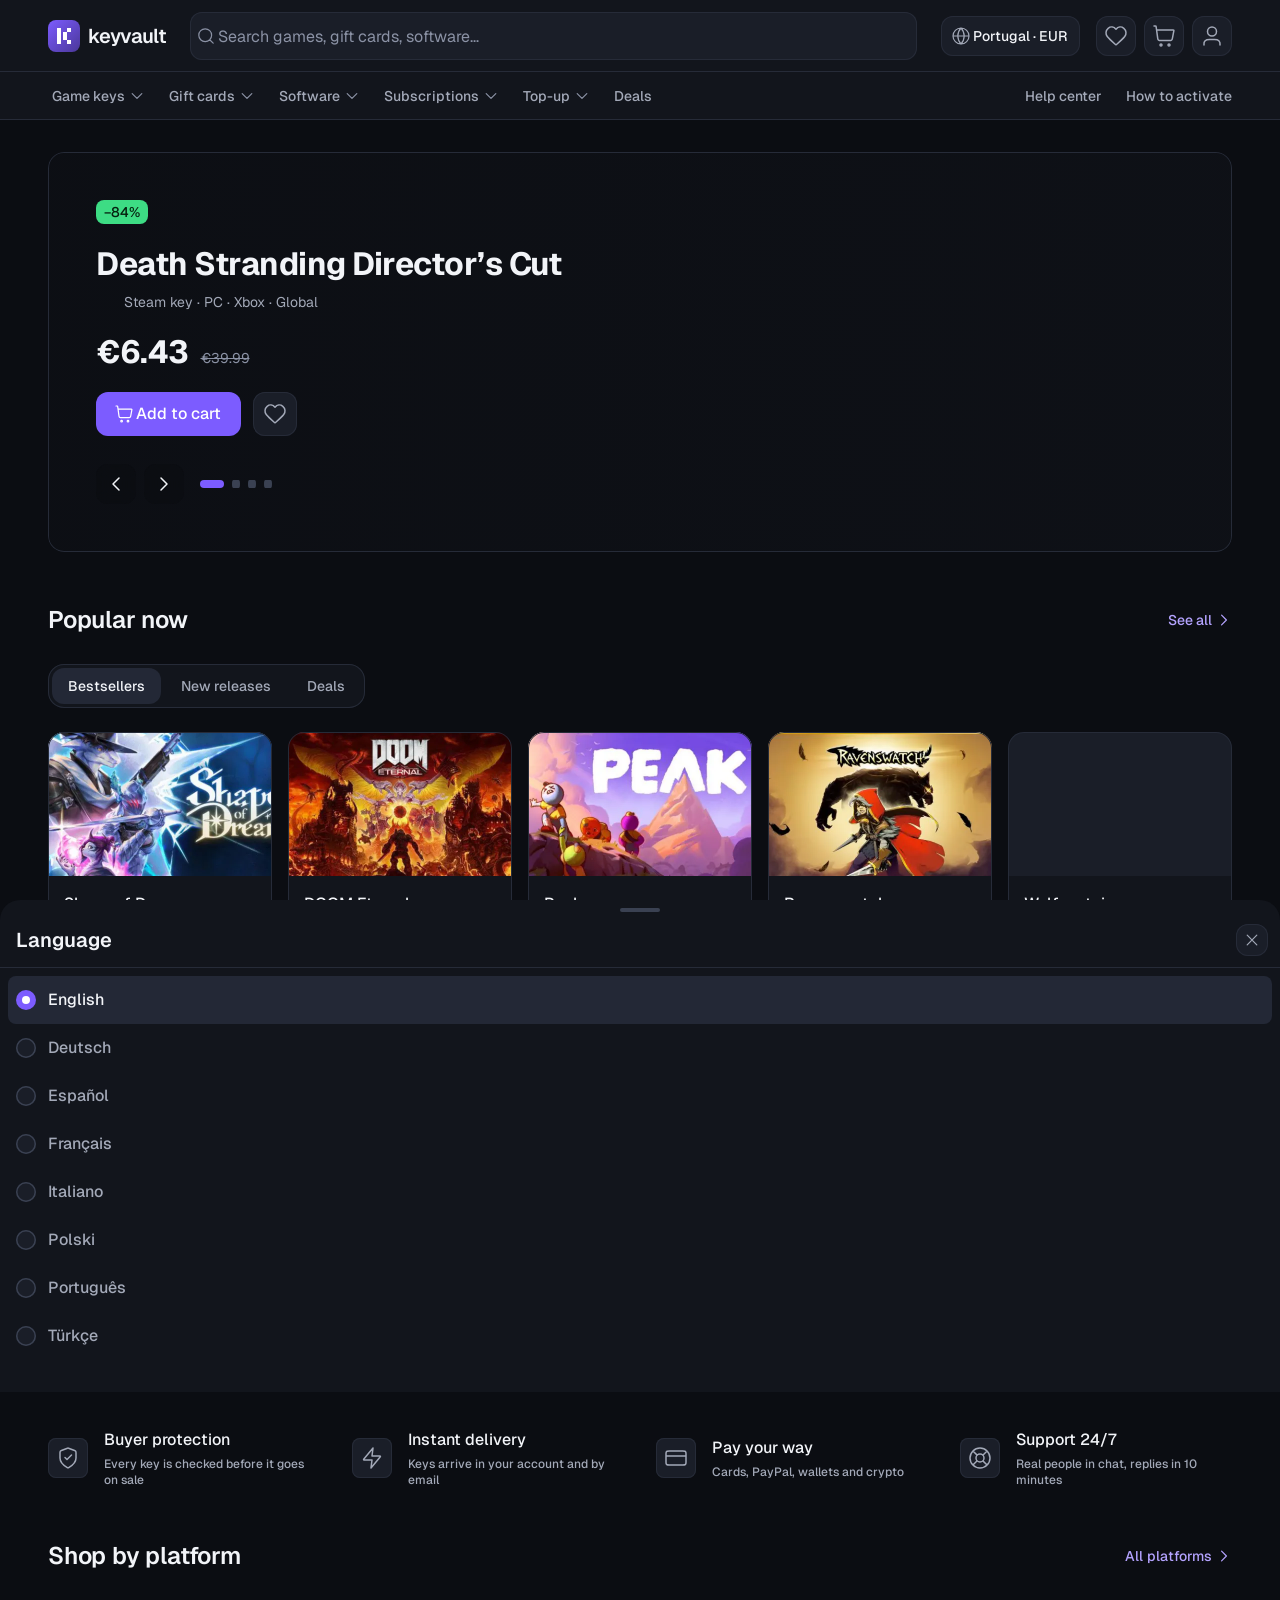
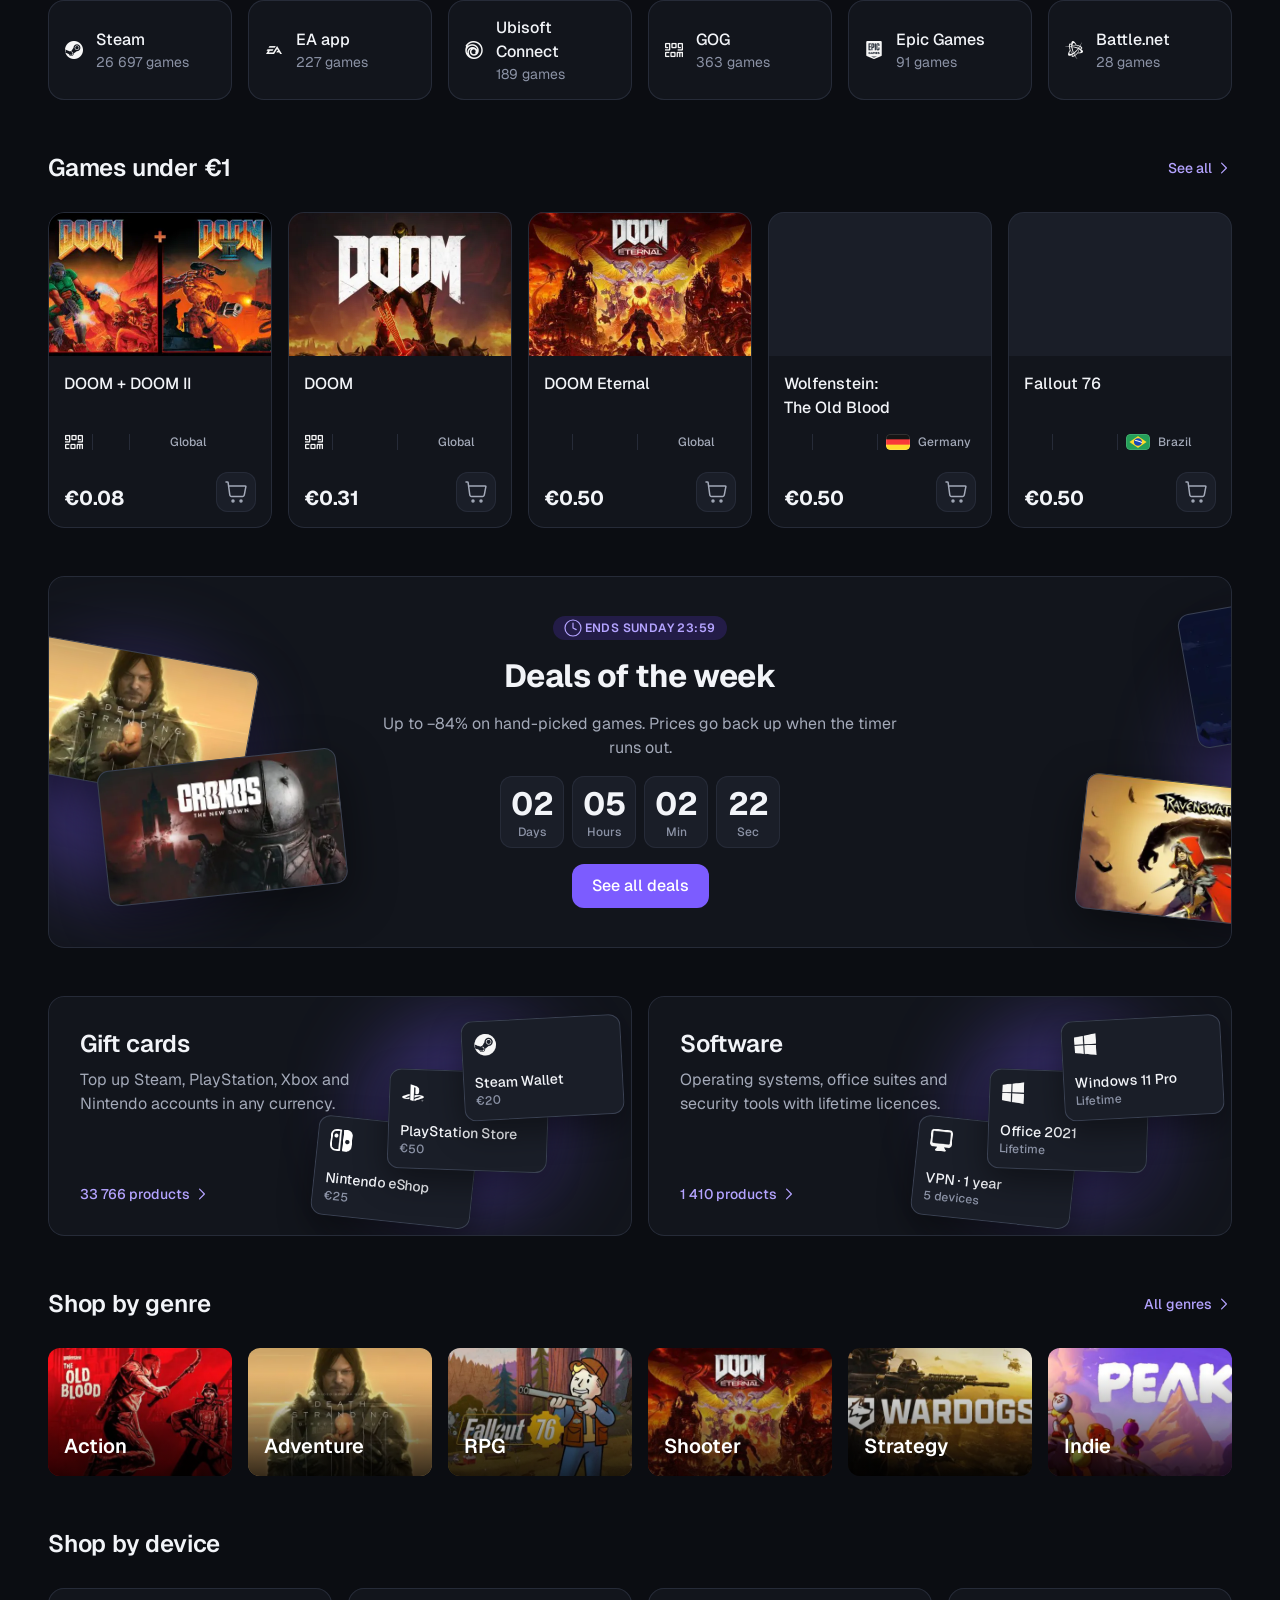
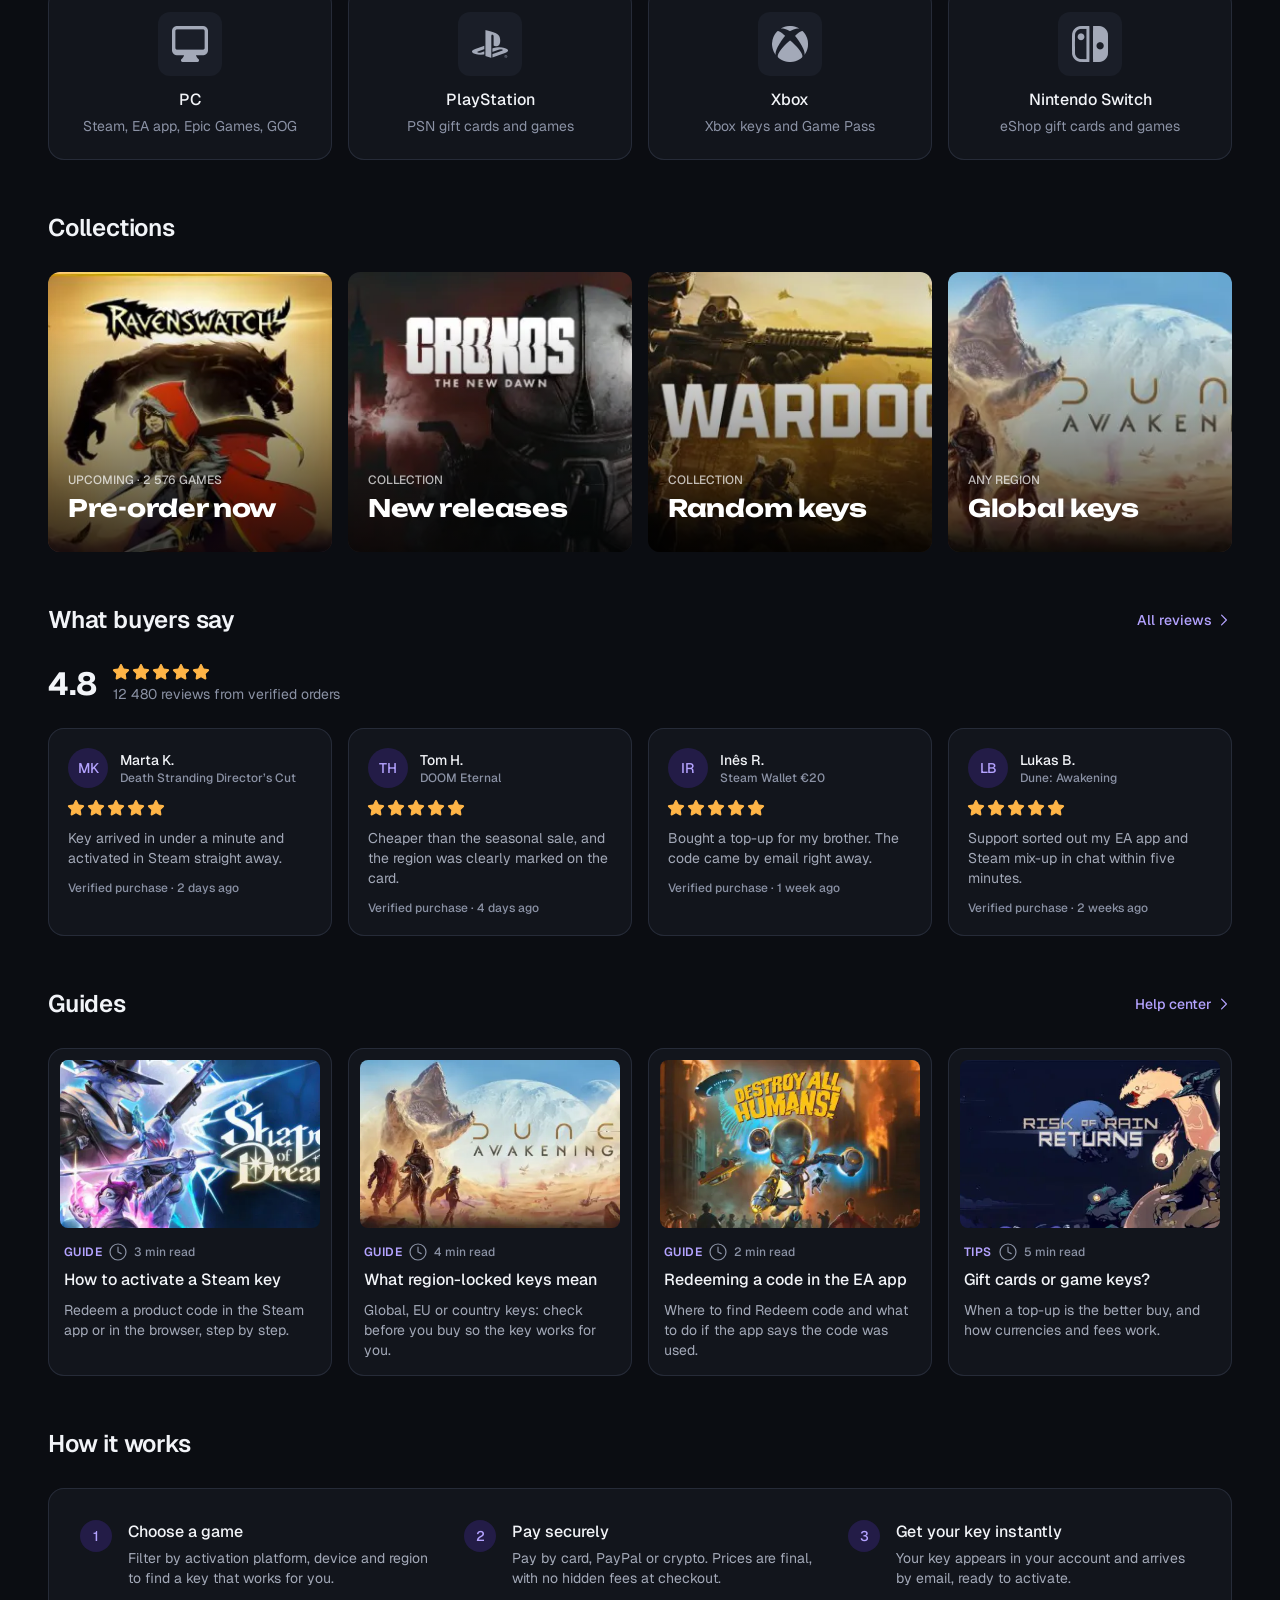
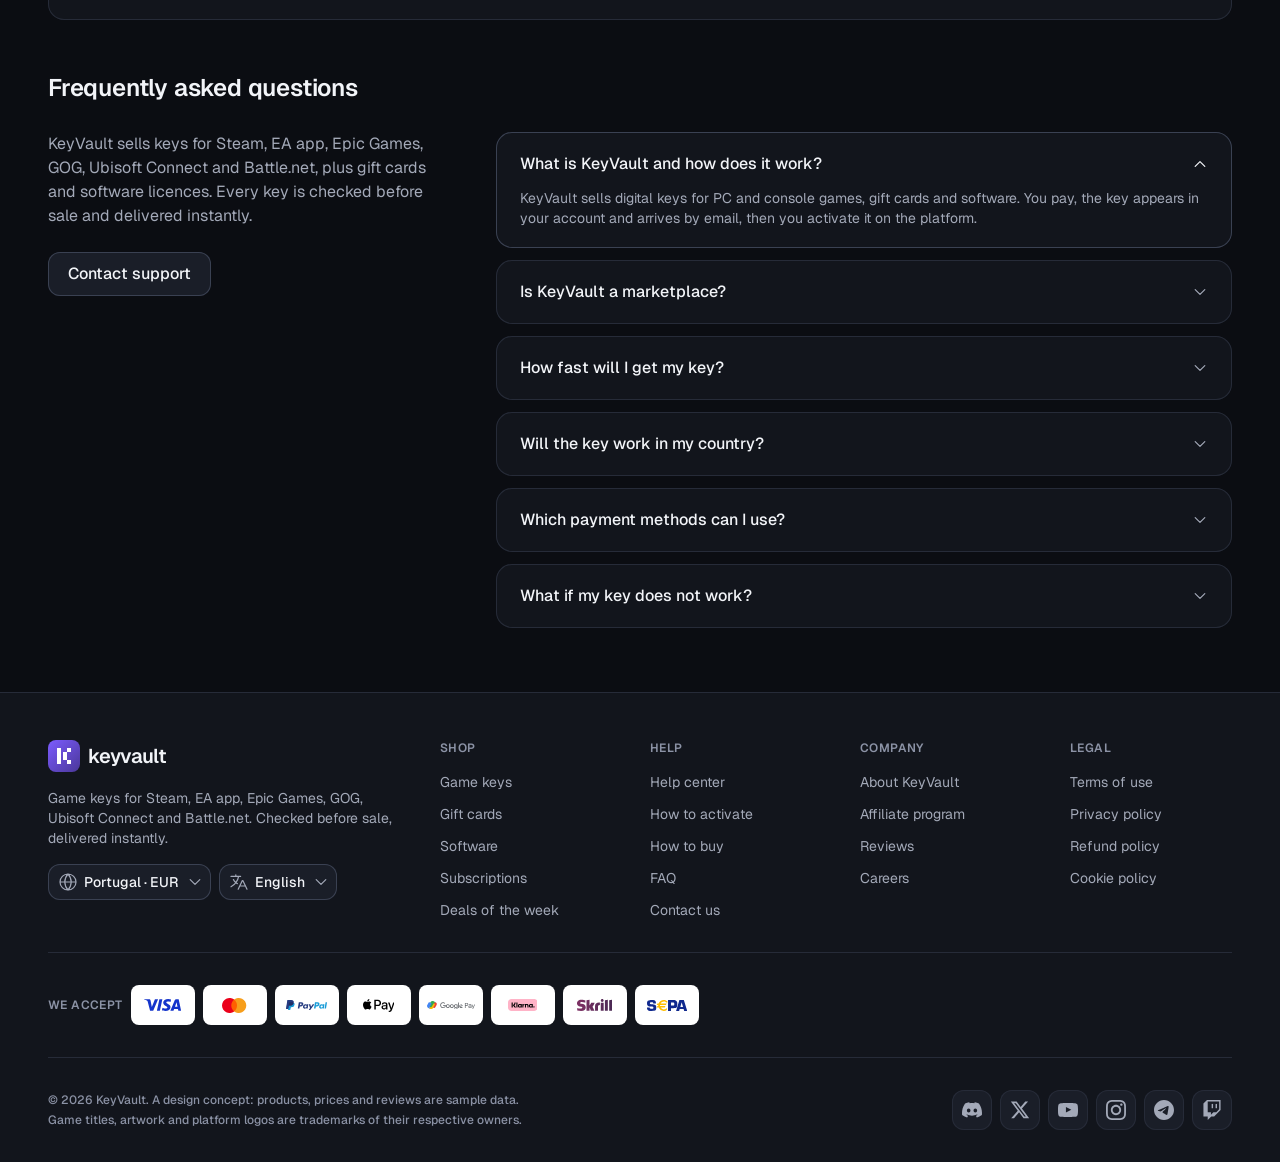
<file: index.html>
<!doctype html>
<html lang="en">
<head>
<meta charset="utf-8">
<meta name="viewport" content="width=device-width, initial-scale=1">
<title>KeyVault Game Key Store</title>
<link rel="icon" href="data:image/svg+xml,%3Csvg xmlns=%27http://www.w3.org/2000/svg%27 viewBox=%270 0 32 32%27%3E%3Crect width=%2732%27 height=%2732%27 rx=%278%27 fill=%27url(%23g)%27/%3E%3Cdefs%3E%3ClinearGradient id=%27g%27 x1=%270%27 y1=%270%27 x2=%271%27 y2=%271%27%3E%3Cstop stop-color=%27%237C5CFF%27/%3E%3Cstop offset=%271%27 stop-color=%27%234A3799%27/%3E%3C/linearGradient%3E%3C/defs%3E%3Cg transform=%27translate(9 8) scale(.2)%27 fill=%27%23fff%27%3E%3Cpath d=%27M0 0H20V80H0Z M50 0H70V20H50Z M30 20H50V60H30Z M50 60H70V80H50Z%27/%3E%3C/g%3E%3C/svg%3E">
<link rel="preconnect" href="https://fonts.googleapis.com">
<link rel="preconnect" href="https://fonts.gstatic.com" crossorigin>
<link rel="stylesheet" href="https://fonts.googleapis.com/css2?family=Geist:wght@400;500;600;700&family=Unbounded:wght@700&display=swap">
<link rel="stylesheet" href="assets/tokens.css">
<link rel="stylesheet" href="assets/kv.css">
<link rel="stylesheet" href="assets/home.css">
</head>
<body data-page="home">

<main class="home"><div class="wrap">
  <h1 class="sr">KeyVault — game keys for Steam, EA app, Epic Games, GOG and more</h1>

  <section class="hero" id="hero" aria-roledescription="carousel" aria-label="Featured games"></section>

  <section class="trust" aria-label="Why KeyVault" id="trust"></section>

  <section class="sec" aria-labelledby="h-plat">
    <div class="sec-h"><h2 class="t-h2" id="h-plat">Shop by platform</h2><a class="tlink" href="catalog.html">All<span class="dl"> platforms</span><svg class="i" viewBox="0 0 20 20" fill="none" data-i="chevron-right"></svg></a></div>
    <div class="plats scroll" id="plats"></div>
  </section>

  <section class="sec popular" aria-labelledby="h-pop">
    <div class="sec-h"><h2 class="t-h2" id="h-pop">Popular now</h2><a class="tlink" href="catalog.html">See all<svg class="i" viewBox="0 0 20 20" fill="none" data-i="chevron-right"></svg></a></div>
    <div class="tabs" role="tablist" aria-label="Popular now" id="tabs"></div>
    <div class="hgrid" id="popGrid" role="tabpanel"></div>
  </section>

  <section class="deals" id="deals" aria-labelledby="h-deals"><div class="d-art" id="dealsArt" aria-hidden="true"></div>
    <div class="d-body"><span class="d-pill"><svg class="i" viewBox="0 0 20 20" fill="none" data-i="clock"></svg>Ends Sunday 23:59</span>
      <h2 class="t-h1" id="h-deals">Deals of the week</h2>
      <p>Up to −84% on hand-picked games. Prices go back up when the timer runs out.</p>
      <div class="countdown" id="countdown" role="timer" aria-label="Time left until Sunday 23:59, Lisbon time"></div>
      <a class="btn btn-pri m" href="catalog.html">See all deals</a></div>
  </section>

  <section class="sec cheap" aria-labelledby="h-cheap">
    <div class="sec-h"><h2 class="t-h2" id="h-cheap">Games under €1</h2><a class="tlink" href="catalog.html">See all<svg class="i" viewBox="0 0 20 20" fill="none" data-i="chevron-right"></svg></a></div>
    <div class="hgrid scroll" id="cheapRow"></div>
  </section>

  <section class="cats" aria-label="Gift cards and software" id="cats"></section>

  <section class="sec" aria-labelledby="h-gen">
    <div class="sec-h"><h2 class="t-h2" id="h-gen">Shop by genre</h2><a class="tlink" href="catalog.html">All<span class="dl"> genres</span><svg class="i" viewBox="0 0 20 20" fill="none" data-i="chevron-right"></svg></a></div>
    <div class="genres scroll" id="genres"></div>
  </section>

  <section class="sec" aria-labelledby="h-dev">
    <div class="sec-h"><h2 class="t-h2" id="h-dev">Shop by device</h2></div>
    <div class="devices" id="devices"></div>
  </section>

  <section class="sec" aria-labelledby="h-col">
    <div class="sec-h"><h2 class="t-h2" id="h-col">Collections</h2></div>
    <div class="cols scroll" id="cols"></div>
  </section>

  <section class="sec" id="reviews" aria-labelledby="h-rev">
    <div class="sec-h"><h2 class="t-h2" id="h-rev">What buyers say</h2><a class="tlink" href="#">All<span class="dl"> reviews</span><svg class="i" viewBox="0 0 20 20" fill="none" data-i="chevron-right"></svg></a></div>
    <div class="rating"><b class="t-h1">4.8</b><div><span class="stars" role="img" aria-label="4.8 out of 5"></span><p>12 480 reviews from verified orders</p></div></div>
    <div class="reviews scroll" id="reviewList"></div>
  </section>

  <section class="sec" aria-labelledby="h-guides">
    <div class="sec-h"><h2 class="t-h2" id="h-guides">Guides</h2><a class="tlink" href="#"><span class="dl">Help center</span><span class="m-only">All</span><svg class="i" viewBox="0 0 20 20" fill="none" data-i="chevron-right"></svg></a></div>
    <div class="guides scroll" id="guides"></div>
  </section>

  <section class="sec" aria-labelledby="h-how">
    <div class="sec-h"><h2 class="t-h2" id="h-how">How it works</h2></div>
    <ol class="steps" id="steps"></ol>
  </section>

  <section class="sec" id="faq" aria-labelledby="h-faq">
    <div class="sec-h"><h2 class="t-h2" id="h-faq"><span class="dl">Frequently asked questions</span><span class="m-only">FAQ</span></h2></div>
    <div class="faq"><div class="faq-about"><p>KeyVault sells keys for Steam, EA app, Epic Games, GOG, Ubisoft Connect and Battle.net, plus gift cards and software licences. Every key is checked before sale and delivered instantly.</p><a class="btn btn-sec m" href="#">Contact support</a></div>
      <div class="faq-list" id="faqList"></div></div>
  </section>
</div></main>

<script src="assets/brand-icons.js"></script>
<script src="assets/kv.js"></script>
<script src="assets/home.js"></script>
</body>
</html>
</file>
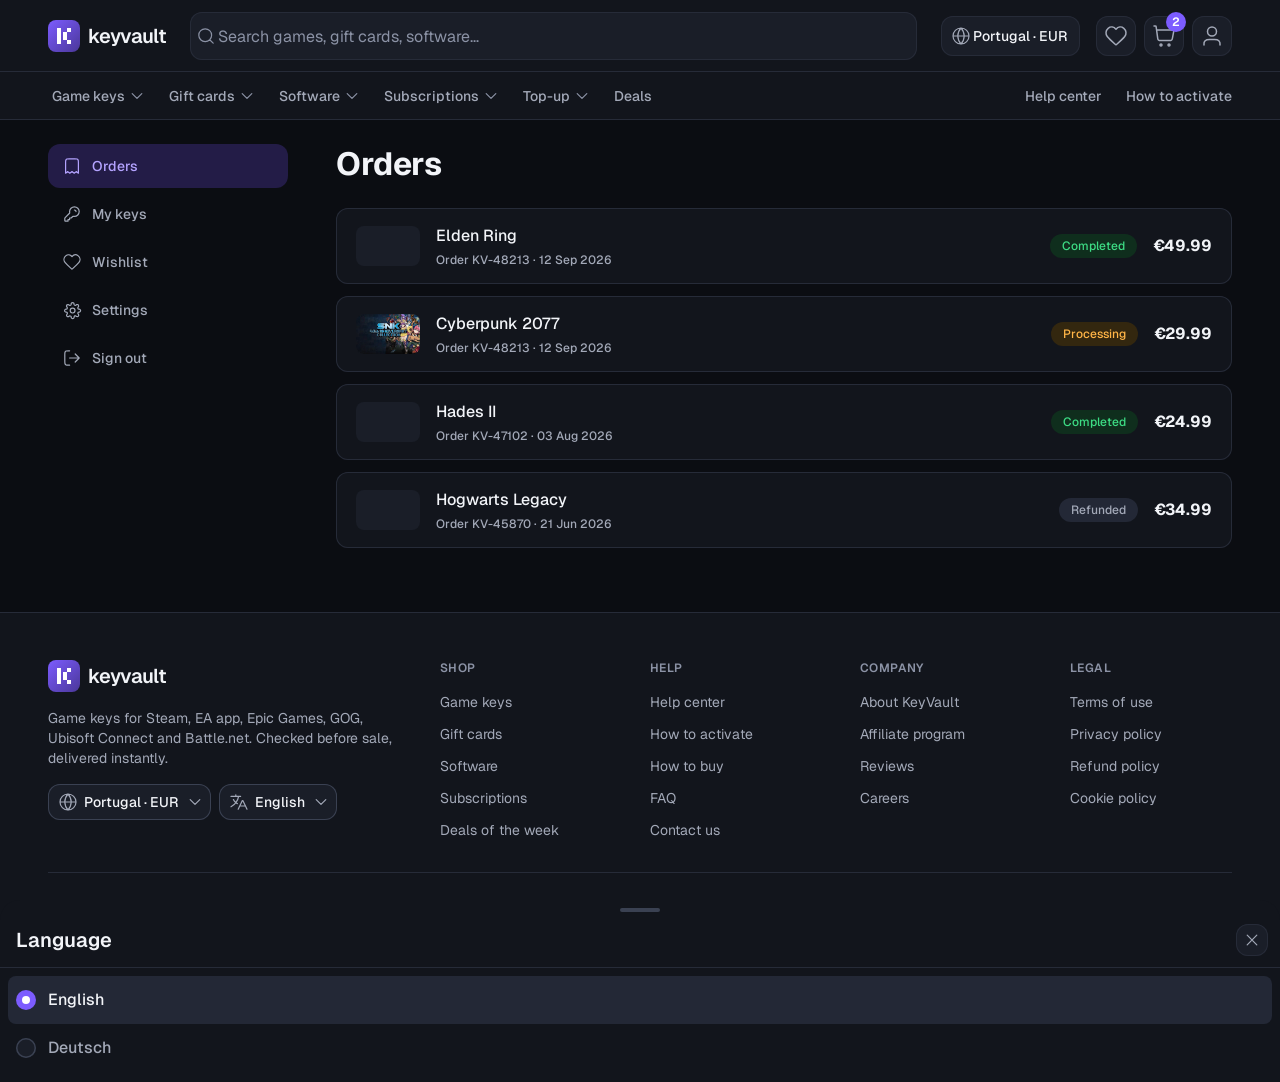
<file: account.html>
<!doctype html>
<html lang="en">
<head>
<meta charset="utf-8">
<meta name="viewport" content="width=device-width, initial-scale=1">
<title>Account · KeyVault</title>
<link rel="icon" href="data:image/svg+xml,%3Csvg xmlns=%27http://www.w3.org/2000/svg%27 viewBox=%270 0 32 32%27%3E%3Crect width=%2732%27 height=%2732%27 rx=%278%27 fill=%27url(%23g)%27/%3E%3Cdefs%3E%3ClinearGradient id=%27g%27 x1=%270%27 y1=%270%27 x2=%271%27 y2=%271%27%3E%3Cstop stop-color=%27%237C5CFF%27/%3E%3Cstop offset=%271%27 stop-color=%27%234A3799%27/%3E%3C/linearGradient%3E%3C/defs%3E%3Cg transform=%27translate(9 8) scale(.2)%27 fill=%27%23fff%27%3E%3Cpath d=%27M0 0H20V80H0Z M50 0H70V20H50Z M30 20H50V60H30Z M50 60H70V80H50Z%27/%3E%3C/g%3E%3C/svg%3E">
<link rel="preconnect" href="https://fonts.googleapis.com">
<link rel="preconnect" href="https://fonts.gstatic.com" crossorigin>
<link rel="stylesheet" href="https://fonts.googleapis.com/css2?family=Geist:wght@400;500;600;700&family=Geist+Mono:wght@500&family=Unbounded:wght@700&display=swap">
<link rel="stylesheet" href="assets/tokens.css">
<link rel="stylesheet" href="assets/kv.css">
<link rel="stylesheet" href="assets/home.css">
<link rel="stylesheet" href="assets/pages.css">
</head>
<body data-page="account">
<main class="shop"><div class="wrap" id="ac"></div></main>
<script src="assets/brand-icons.js"></script>
<script src="assets/kv.js"></script>
<script src="assets/shop.js"></script>
<script src="assets/account.js"></script>
</body>
</html>
</file>
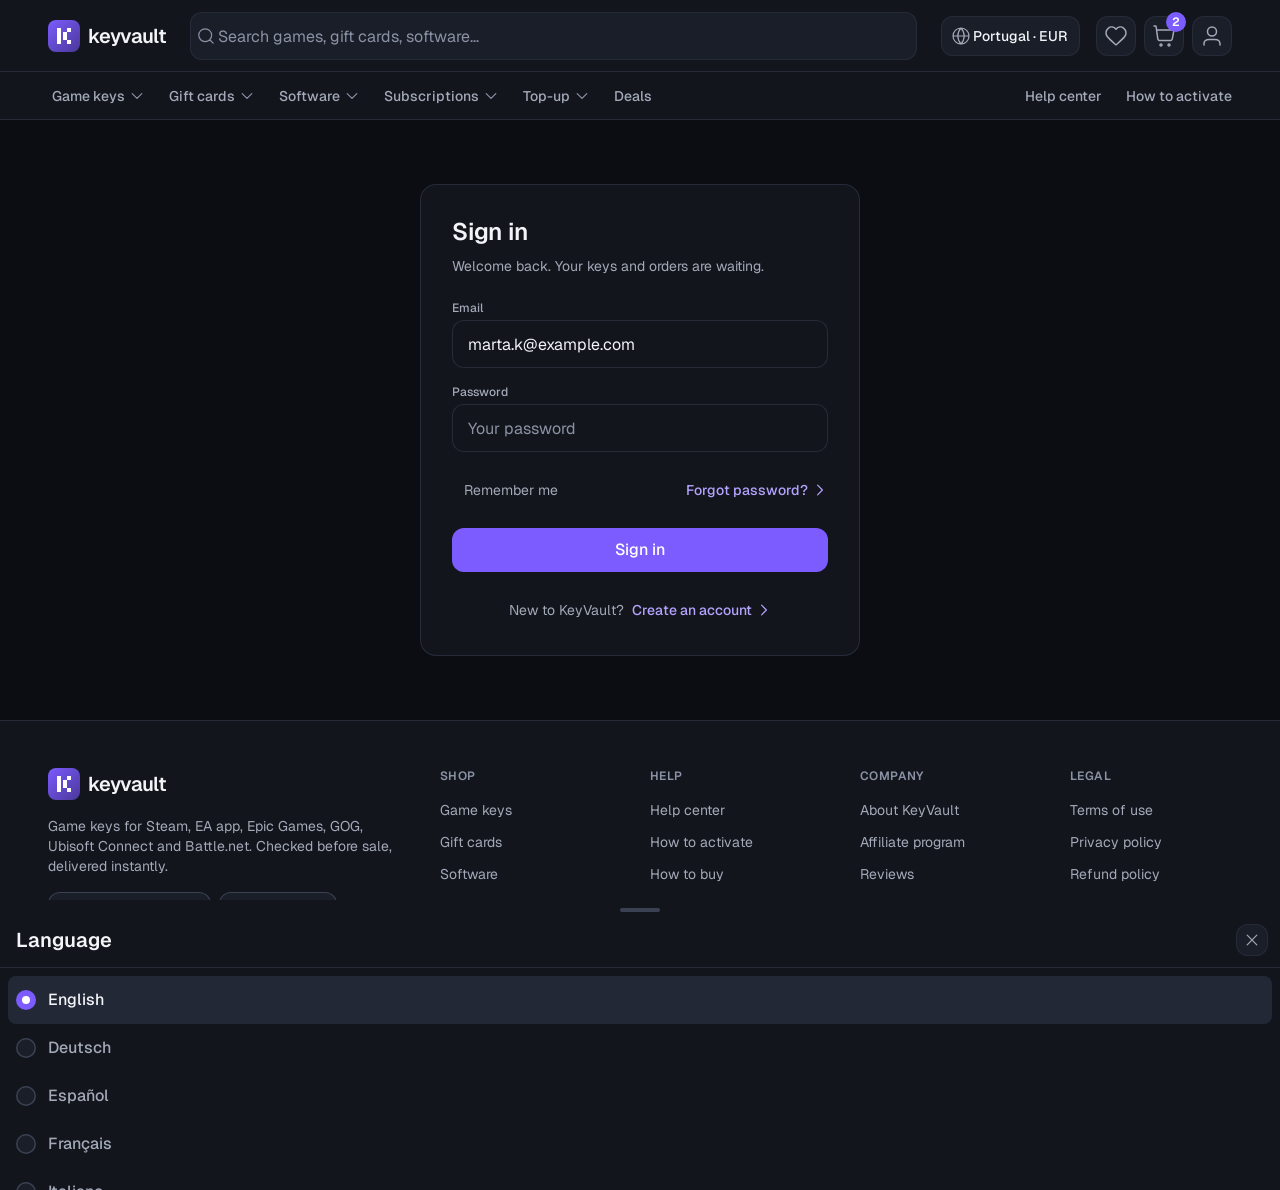
<file: auth.html>
<!doctype html>
<html lang="en">
<head>
<meta charset="utf-8">
<meta name="viewport" content="width=device-width, initial-scale=1">
<title>Sign in · KeyVault</title>
<link rel="icon" href="data:image/svg+xml,%3Csvg xmlns=%27http://www.w3.org/2000/svg%27 viewBox=%270 0 32 32%27%3E%3Crect width=%2732%27 height=%2732%27 rx=%278%27 fill=%27url(%23g)%27/%3E%3Cdefs%3E%3ClinearGradient id=%27g%27 x1=%270%27 y1=%270%27 x2=%271%27 y2=%271%27%3E%3Cstop stop-color=%27%237C5CFF%27/%3E%3Cstop offset=%271%27 stop-color=%27%234A3799%27/%3E%3C/linearGradient%3E%3C/defs%3E%3Cg transform=%27translate(9 8) scale(.2)%27 fill=%27%23fff%27%3E%3Cpath d=%27M0 0H20V80H0Z M50 0H70V20H50Z M30 20H50V60H30Z M50 60H70V80H50Z%27/%3E%3C/g%3E%3C/svg%3E">
<link rel="preconnect" href="https://fonts.googleapis.com">
<link rel="preconnect" href="https://fonts.gstatic.com" crossorigin>
<link rel="stylesheet" href="https://fonts.googleapis.com/css2?family=Geist:wght@400;500;600;700&family=Geist+Mono:wght@500&family=Unbounded:wght@700&display=swap">
<link rel="stylesheet" href="assets/tokens.css">
<link rel="stylesheet" href="assets/kv.css">
<link rel="stylesheet" href="assets/home.css">
<link rel="stylesheet" href="assets/pages.css">
</head>
<body data-page="auth">
<main class="shop"><div class="wrap" id="au"></div></main>
<script src="assets/brand-icons.js"></script>
<script src="assets/kv.js"></script>
<script src="assets/shop.js"></script>
<script src="assets/auth.js"></script>
</body>
</html>
</file>
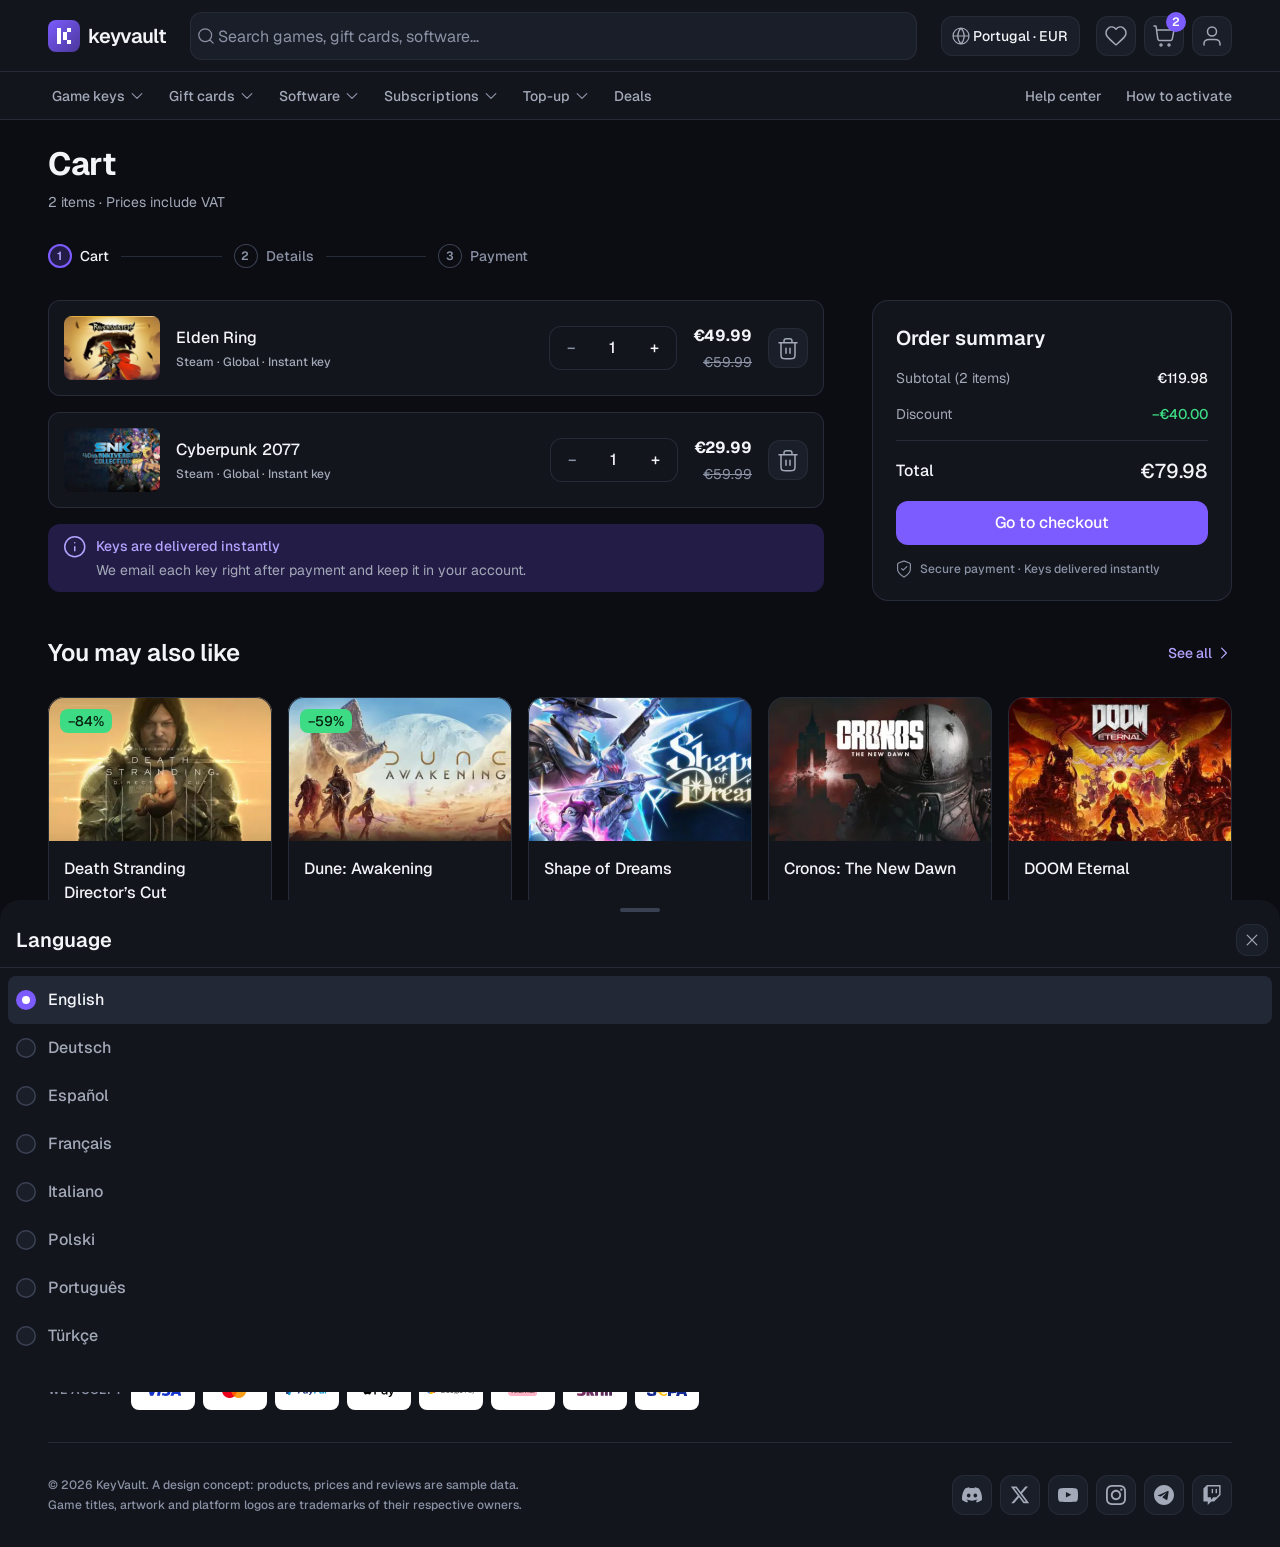
<file: cart.html>
<!doctype html>
<html lang="en">
<head>
<meta charset="utf-8">
<meta name="viewport" content="width=device-width, initial-scale=1">
<title>Cart · KeyVault</title>
<link rel="icon" href="data:image/svg+xml,%3Csvg xmlns=%27http://www.w3.org/2000/svg%27 viewBox=%270 0 32 32%27%3E%3Crect width=%2732%27 height=%2732%27 rx=%278%27 fill=%27url(%23g)%27/%3E%3Cdefs%3E%3ClinearGradient id=%27g%27 x1=%270%27 y1=%270%27 x2=%271%27 y2=%271%27%3E%3Cstop stop-color=%27%237C5CFF%27/%3E%3Cstop offset=%271%27 stop-color=%27%234A3799%27/%3E%3C/linearGradient%3E%3C/defs%3E%3Cg transform=%27translate(9 8) scale(.2)%27 fill=%27%23fff%27%3E%3Cpath d=%27M0 0H20V80H0Z M50 0H70V20H50Z M30 20H50V60H30Z M50 60H70V80H50Z%27/%3E%3C/g%3E%3C/svg%3E">
<link rel="preconnect" href="https://fonts.googleapis.com">
<link rel="preconnect" href="https://fonts.gstatic.com" crossorigin>
<link rel="stylesheet" href="https://fonts.googleapis.com/css2?family=Geist:wght@400;500;600;700&family=Geist+Mono:wght@500&family=Unbounded:wght@700&display=swap">
<link rel="stylesheet" href="assets/tokens.css">
<link rel="stylesheet" href="assets/kv.css">
<link rel="stylesheet" href="assets/home.css">
<link rel="stylesheet" href="assets/pages.css">
</head>
<body data-page="cart">
<main class="shop"><div class="wrap" id="ct"></div></main>
<script src="assets/brand-icons.js"></script>
<script src="assets/kv.js"></script>
<script src="assets/shop.js"></script>
<script src="assets/cart.js"></script>
</body>
</html>
</file>
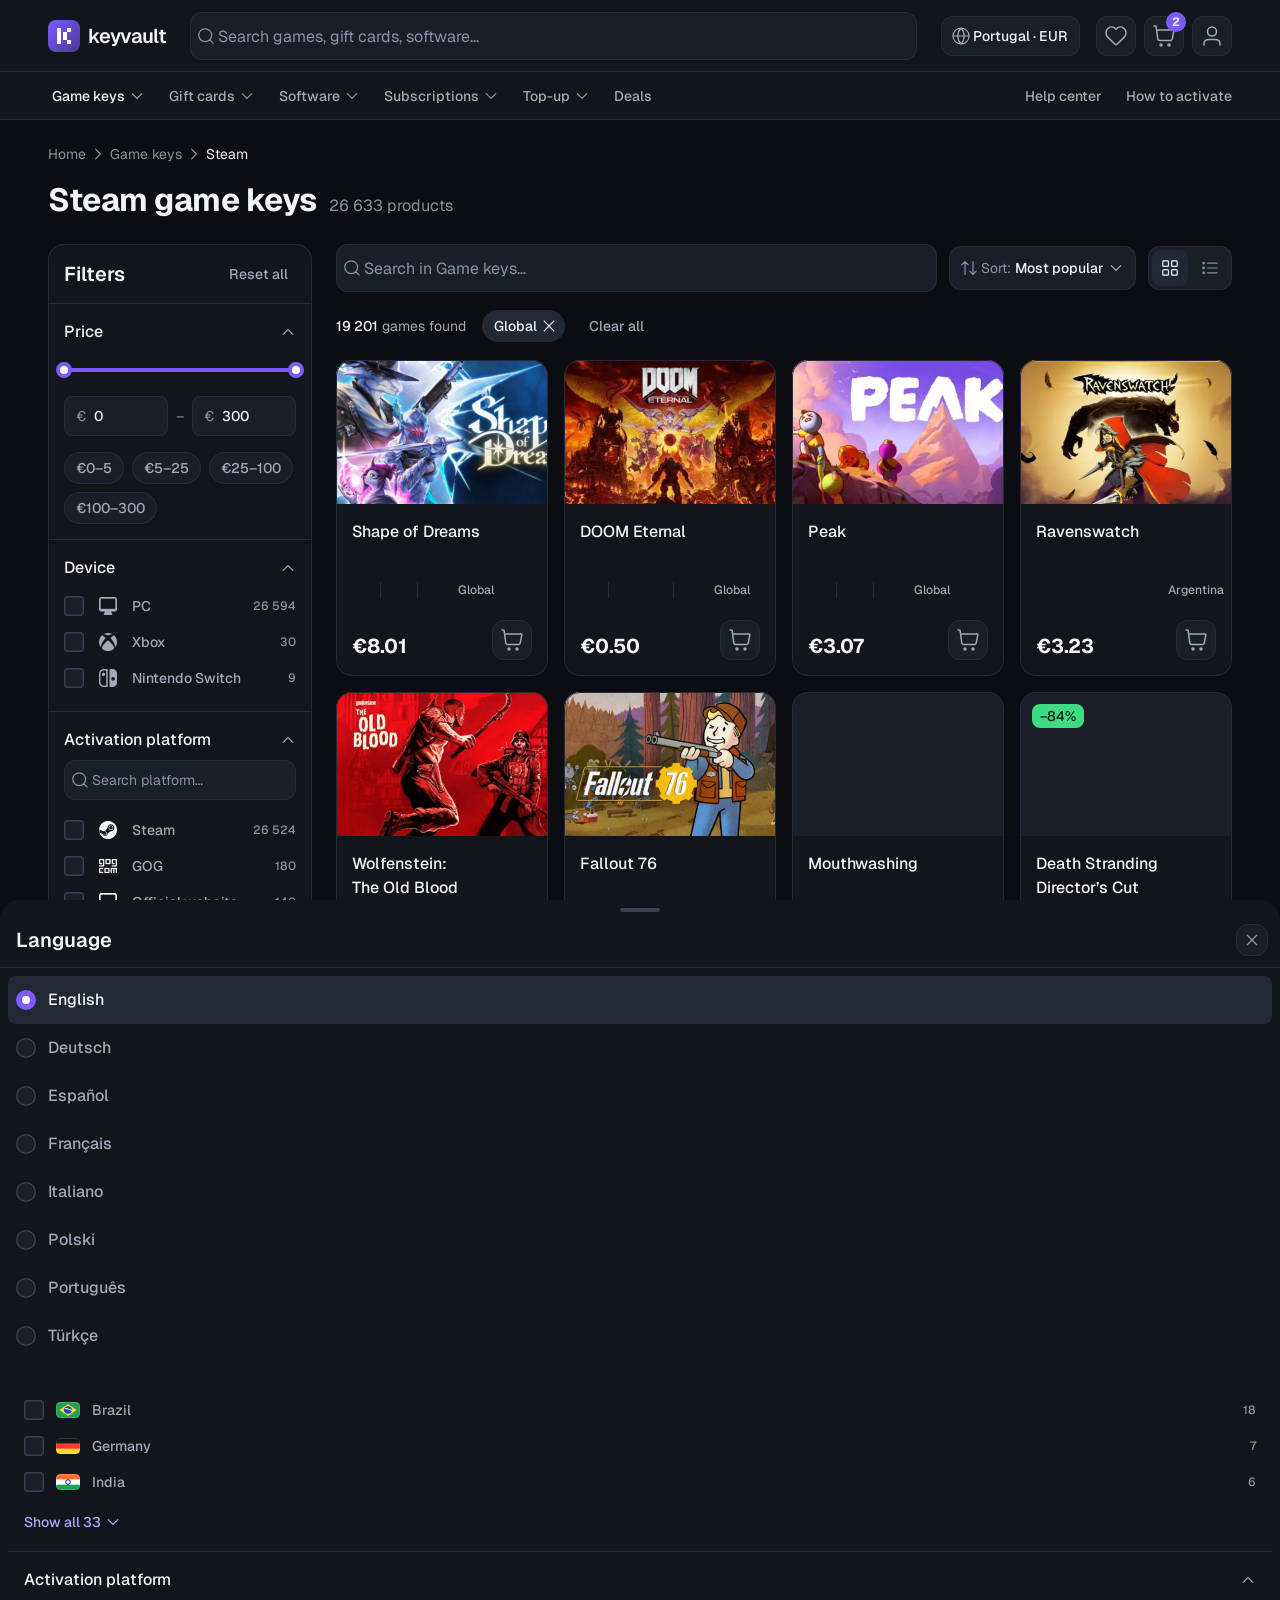
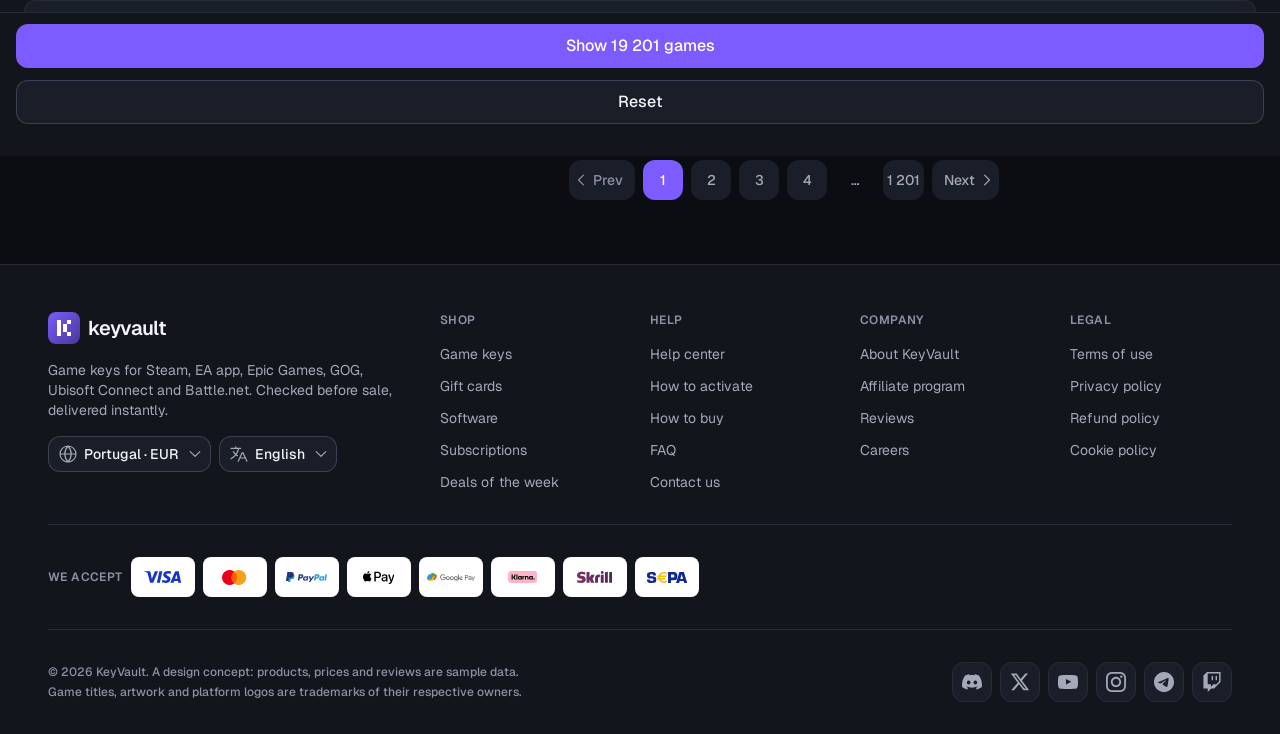
<file: catalog.html>
<!doctype html>
<html lang="en">
<head>
<meta charset="utf-8">
<meta name="viewport" content="width=device-width, initial-scale=1">
<title>Steam Game Keys · KeyVault</title>
<link rel="icon" href="data:image/svg+xml,%3Csvg xmlns=%27http://www.w3.org/2000/svg%27 viewBox=%270 0 32 32%27%3E%3Crect width=%2732%27 height=%2732%27 rx=%278%27 fill=%27url(%23g)%27/%3E%3Cdefs%3E%3ClinearGradient id=%27g%27 x1=%270%27 y1=%270%27 x2=%271%27 y2=%271%27%3E%3Cstop stop-color=%27%237C5CFF%27/%3E%3Cstop offset=%271%27 stop-color=%27%234A3799%27/%3E%3C/linearGradient%3E%3C/defs%3E%3Cg transform=%27translate(9 8) scale(.2)%27 fill=%27%23fff%27%3E%3Cpath d=%27M0 0H20V80H0Z M50 0H70V20H50Z M30 20H50V60H30Z M50 60H70V80H50Z%27/%3E%3C/g%3E%3C/svg%3E">
<link rel="preconnect" href="https://fonts.googleapis.com">
<link rel="preconnect" href="https://fonts.gstatic.com" crossorigin>
<link rel="stylesheet" href="https://fonts.googleapis.com/css2?family=Geist:wght@400;500;600;700&family=Unbounded:wght@700&display=swap">
<link rel="stylesheet" href="assets/tokens.css">
<link rel="stylesheet" href="assets/kv.css">
</head>
<body data-page="catalog">

<main><div class="wrap">
  <div class="head">
    <nav class="crumbs d-only" aria-label="Breadcrumbs"><a href="index.html">Home</a><svg viewBox="0 0 20 20" fill="none" data-i="chevron-right"></svg><a href="#">Game keys</a><svg viewBox="0 0 20 20" fill="none" data-i="chevron-right"></svg><span>Steam</span></nav>
    <div class="ttl"><h1 class="t-h1">Steam game keys</h1><small class="t-mr">26 633<span class="dl">&nbsp;products</span></small></div>
  </div>

  <div class="layout">
    <aside class="panel d-only" aria-label="Filters">
      <div class="panel-h"><h2 class="t-h3">Filters</h2><button class="btn btn-ghost" data-act="reset">Reset all</button></div>
      <div id="fDesk"></div>
    </aside>

    <section class="results" aria-label="Products">
      <div class="bar">
        <label class="field l"><svg class="i" viewBox="0 0 20 20" fill="none" data-i="search"></svg><input id="q" type="search" autocomplete="off" placeholder="Search in Game keys…" aria-label="Search in Game keys"></label>
        <div class="d-only" style="position:relative;display:flex;gap:12px">
          <button class="sortb" id="sortBtn" data-pop aria-haspopup="true" aria-expanded="false"><svg class="i lead" viewBox="0 0 20 20" fill="none" data-i="sort"></svg><span class="k">Sort:</span><span class="sortLbl">Most popular</span><svg class="i chev" viewBox="0 0 20 20" fill="none" data-i="chevron-down"></svg></button>
          <div class="pop" id="sortPop" style="top:52px;left:0" role="menu"></div>
          <div class="seg" role="group" aria-label="View">
            <button data-view="grid" class="on" aria-label="Grid view"><svg class="i" viewBox="0 0 20 20" fill="none" data-i="grid"></svg></button>
            <button data-view="list" aria-label="List view"><svg class="i" viewBox="0 0 20 20" fill="none" data-i="list"></svg></button>
          </div>
        </div>
        <div class="mrow m-only">
          <button class="btn btn-sec" id="openFilters"><svg class="i" viewBox="0 0 20 20" fill="none" data-i="filter"></svg>Filters<span class="counter" id="fCt" hidden></span></button>
          <button class="btn btn-sec" id="openSort"><svg class="i" viewBox="0 0 20 20" fill="none" data-i="sort"></svg><span class="sortLbl">Most popular</span></button>
          <button class="ib s" id="mView" aria-label="Toggle list view" style="width:36px;height:36px"><svg class="i" viewBox="0 0 20 20" fill="none" data-i="list"></svg></button>
        </div>
      </div>
      <div class="meta"><span class="found"><b id="found">19 201</b>games found</span><div class="achips chips" id="active"></div></div>
      <div class="grid" id="grid"></div>
      <div class="pg" id="pg"></div>
    </section>
  </div>
</div></main>

<div class="sheet" id="fSheet" role="dialog" aria-modal="true" aria-label="Filters">
  <div class="grab"></div>
  <div class="sheet-h"><h2 class="t-h3">Filters</h2><button class="ib s" data-close aria-label="Close"><svg class="i" viewBox="0 0 20 20" fill="none" data-i="close"></svg></button></div>
  <div class="sheet-b" id="fMob"></div>
  <div class="sheet-f"><button class="btn btn-pri m" data-close id="showBtn">Show 19 201 games</button><button class="btn btn-sec m" data-act="reset">Reset</button></div>
</div>
<div class="sheet" id="sSheet" role="dialog" aria-modal="true" aria-label="Sort by">
  <div class="grab"></div>
  <div class="sheet-h"><h2 class="t-h3">Sort by</h2><button class="ib s" data-close aria-label="Close"><svg class="i" viewBox="0 0 20 20" fill="none" data-i="close"></svg></button></div>
  <div class="sopts" id="sMob"></div>
</div>

<script src="assets/brand-icons.js"></script>
<script src="assets/kv.js"></script>
<script src="assets/catalog.js"></script>
</body>
</html>
</file>
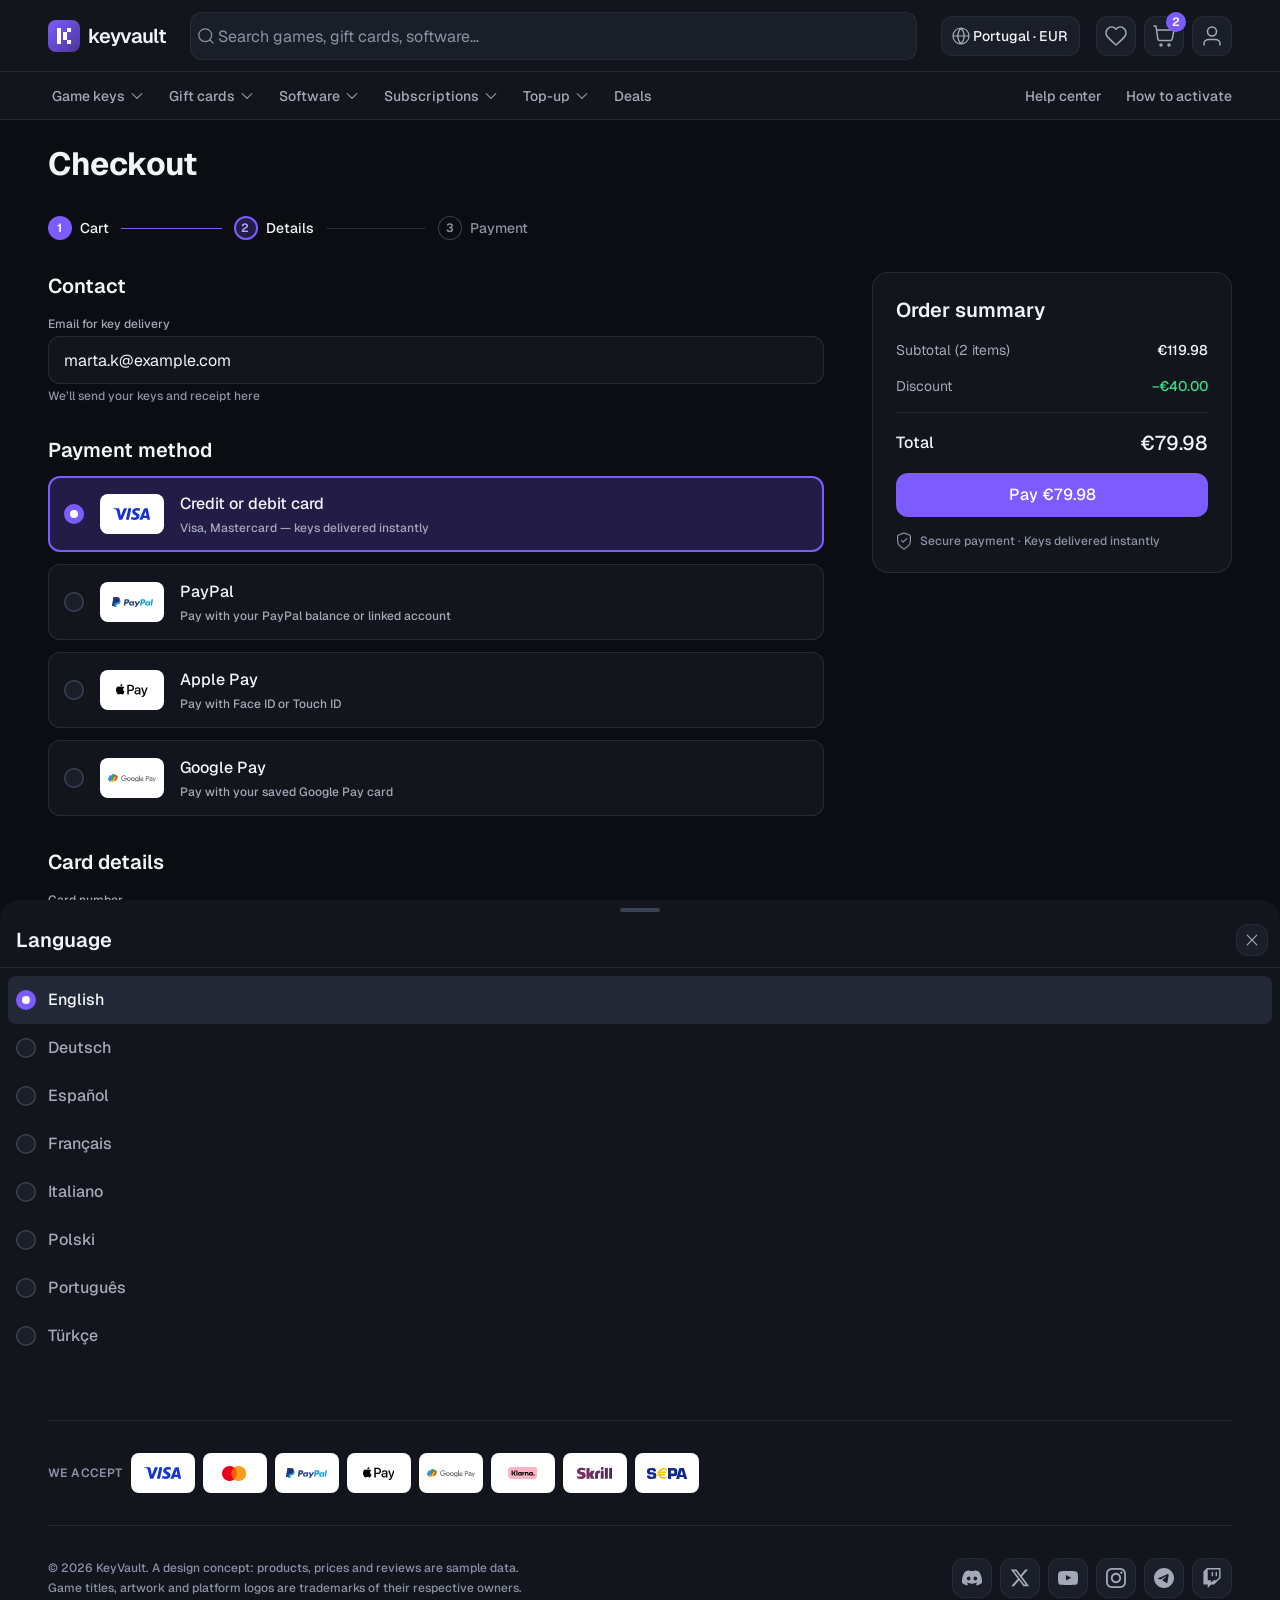
<file: checkout.html>
<!doctype html>
<html lang="en">
<head>
<meta charset="utf-8">
<meta name="viewport" content="width=device-width, initial-scale=1">
<title>Checkout · KeyVault</title>
<link rel="icon" href="data:image/svg+xml,%3Csvg xmlns=%27http://www.w3.org/2000/svg%27 viewBox=%270 0 32 32%27%3E%3Crect width=%2732%27 height=%2732%27 rx=%278%27 fill=%27url(%23g)%27/%3E%3Cdefs%3E%3ClinearGradient id=%27g%27 x1=%270%27 y1=%270%27 x2=%271%27 y2=%271%27%3E%3Cstop stop-color=%27%237C5CFF%27/%3E%3Cstop offset=%271%27 stop-color=%27%234A3799%27/%3E%3C/linearGradient%3E%3C/defs%3E%3Cg transform=%27translate(9 8) scale(.2)%27 fill=%27%23fff%27%3E%3Cpath d=%27M0 0H20V80H0Z M50 0H70V20H50Z M30 20H50V60H30Z M50 60H70V80H50Z%27/%3E%3C/g%3E%3C/svg%3E">
<link rel="preconnect" href="https://fonts.googleapis.com">
<link rel="preconnect" href="https://fonts.gstatic.com" crossorigin>
<link rel="stylesheet" href="https://fonts.googleapis.com/css2?family=Geist:wght@400;500;600;700&family=Geist+Mono:wght@500&family=Unbounded:wght@700&display=swap">
<link rel="stylesheet" href="assets/tokens.css">
<link rel="stylesheet" href="assets/kv.css">
<link rel="stylesheet" href="assets/home.css">
<link rel="stylesheet" href="assets/pages.css">
</head>
<body data-page="checkout">
<main class="shop"><div class="wrap" id="co"></div></main>
<script src="assets/brand-icons.js"></script>
<script src="assets/kv.js"></script>
<script src="assets/shop.js"></script>
<script src="assets/checkout.js"></script>
</body>
</html>
</file>
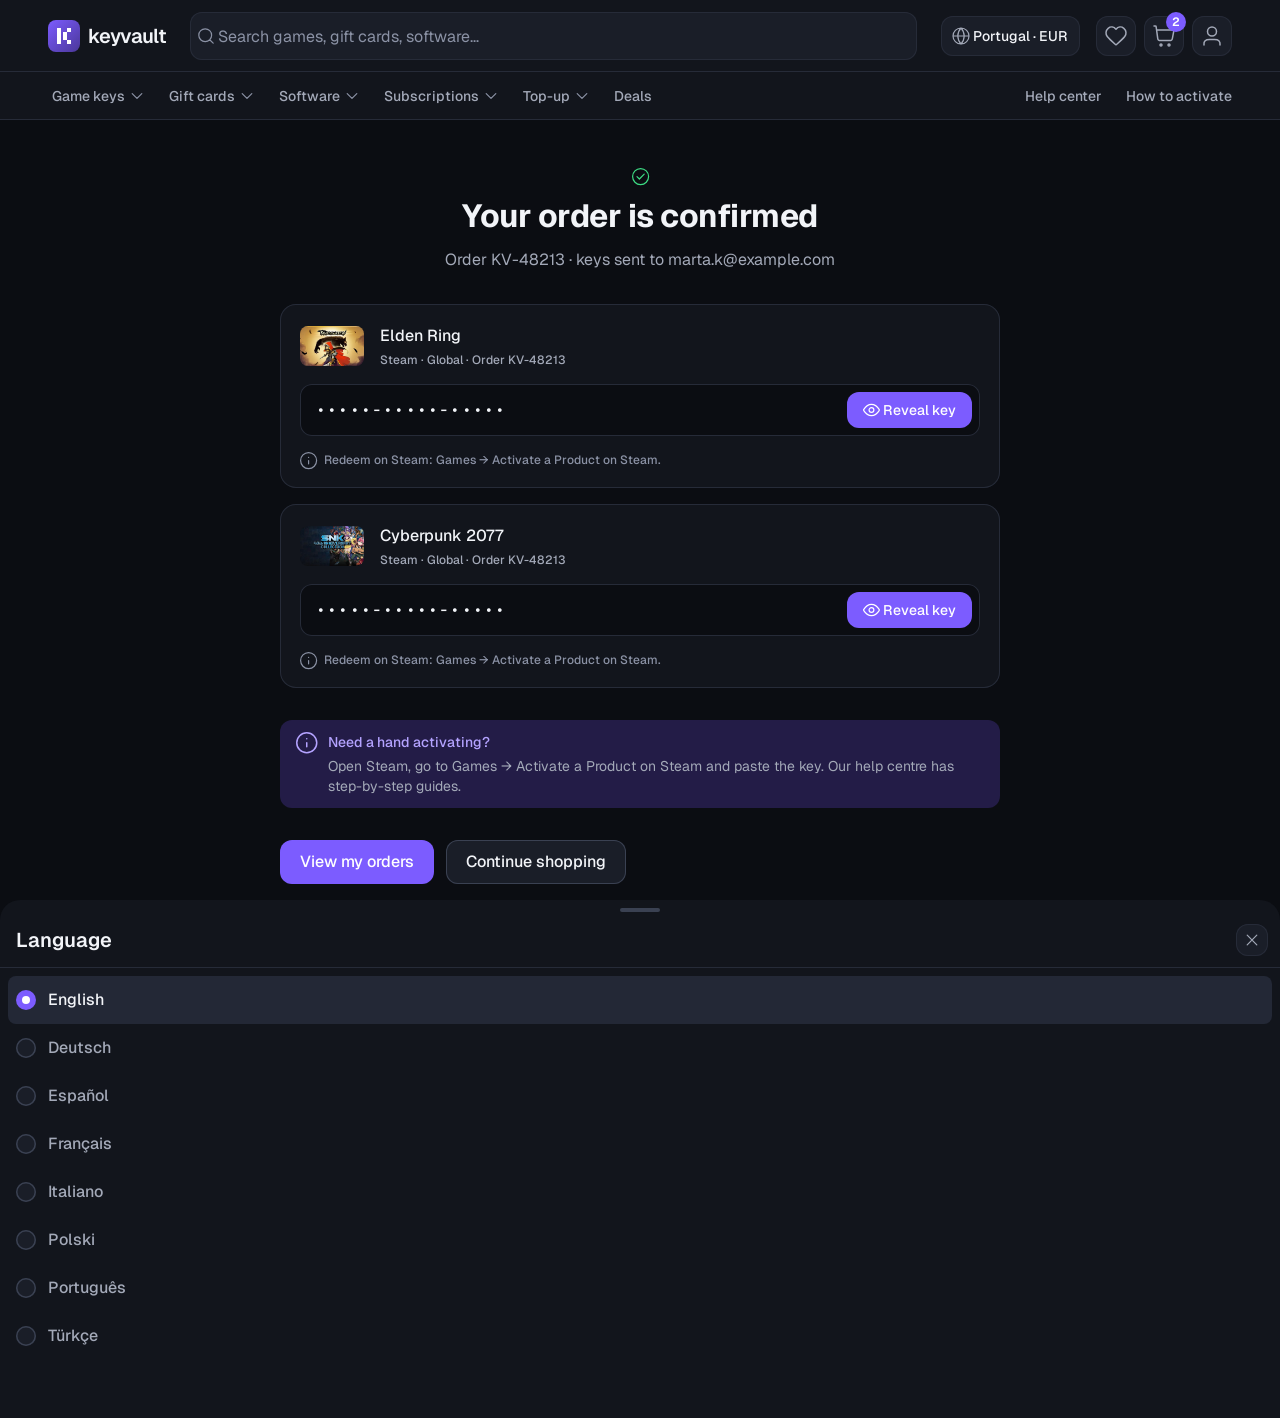
<file: order-success.html>
<!doctype html>
<html lang="en">
<head>
<meta charset="utf-8">
<meta name="viewport" content="width=device-width, initial-scale=1">
<title>Order confirmed · KeyVault</title>
<link rel="icon" href="data:image/svg+xml,%3Csvg xmlns=%27http://www.w3.org/2000/svg%27 viewBox=%270 0 32 32%27%3E%3Crect width=%2732%27 height=%2732%27 rx=%278%27 fill=%27url(%23g)%27/%3E%3Cdefs%3E%3ClinearGradient id=%27g%27 x1=%270%27 y1=%270%27 x2=%271%27 y2=%271%27%3E%3Cstop stop-color=%27%237C5CFF%27/%3E%3Cstop offset=%271%27 stop-color=%27%234A3799%27/%3E%3C/linearGradient%3E%3C/defs%3E%3Cg transform=%27translate(9 8) scale(.2)%27 fill=%27%23fff%27%3E%3Cpath d=%27M0 0H20V80H0Z M50 0H70V20H50Z M30 20H50V60H30Z M50 60H70V80H50Z%27/%3E%3C/g%3E%3C/svg%3E">
<link rel="preconnect" href="https://fonts.googleapis.com">
<link rel="preconnect" href="https://fonts.gstatic.com" crossorigin>
<link rel="stylesheet" href="https://fonts.googleapis.com/css2?family=Geist:wght@400;500;600;700&family=Geist+Mono:wght@500&family=Unbounded:wght@700&display=swap">
<link rel="stylesheet" href="assets/tokens.css">
<link rel="stylesheet" href="assets/kv.css">
<link rel="stylesheet" href="assets/home.css">
<link rel="stylesheet" href="assets/pages.css">
</head>
<body data-page="order">
<main class="shop"><div class="wrap" id="os"></div></main>
<script src="assets/brand-icons.js"></script>
<script src="assets/kv.js"></script>
<script src="assets/shop.js"></script>
<script src="assets/order.js"></script>
</body>
</html>
</file>
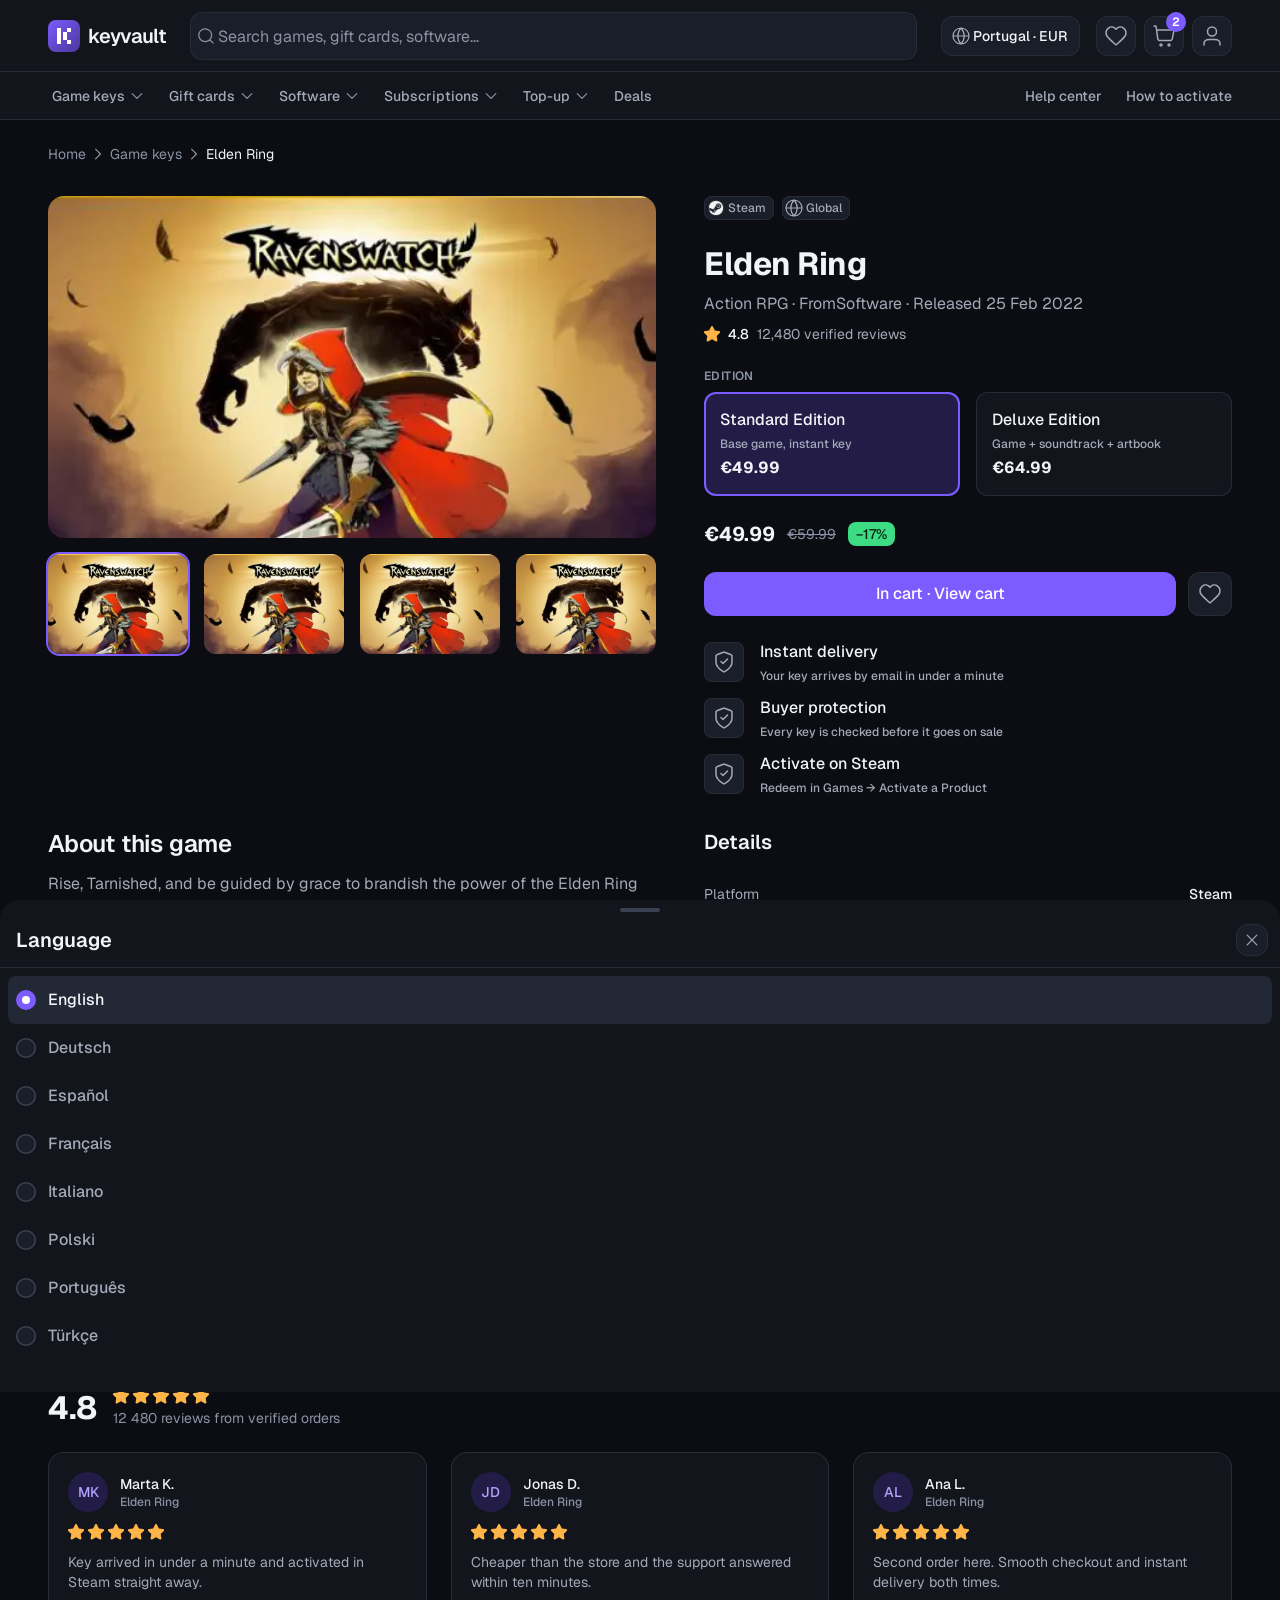
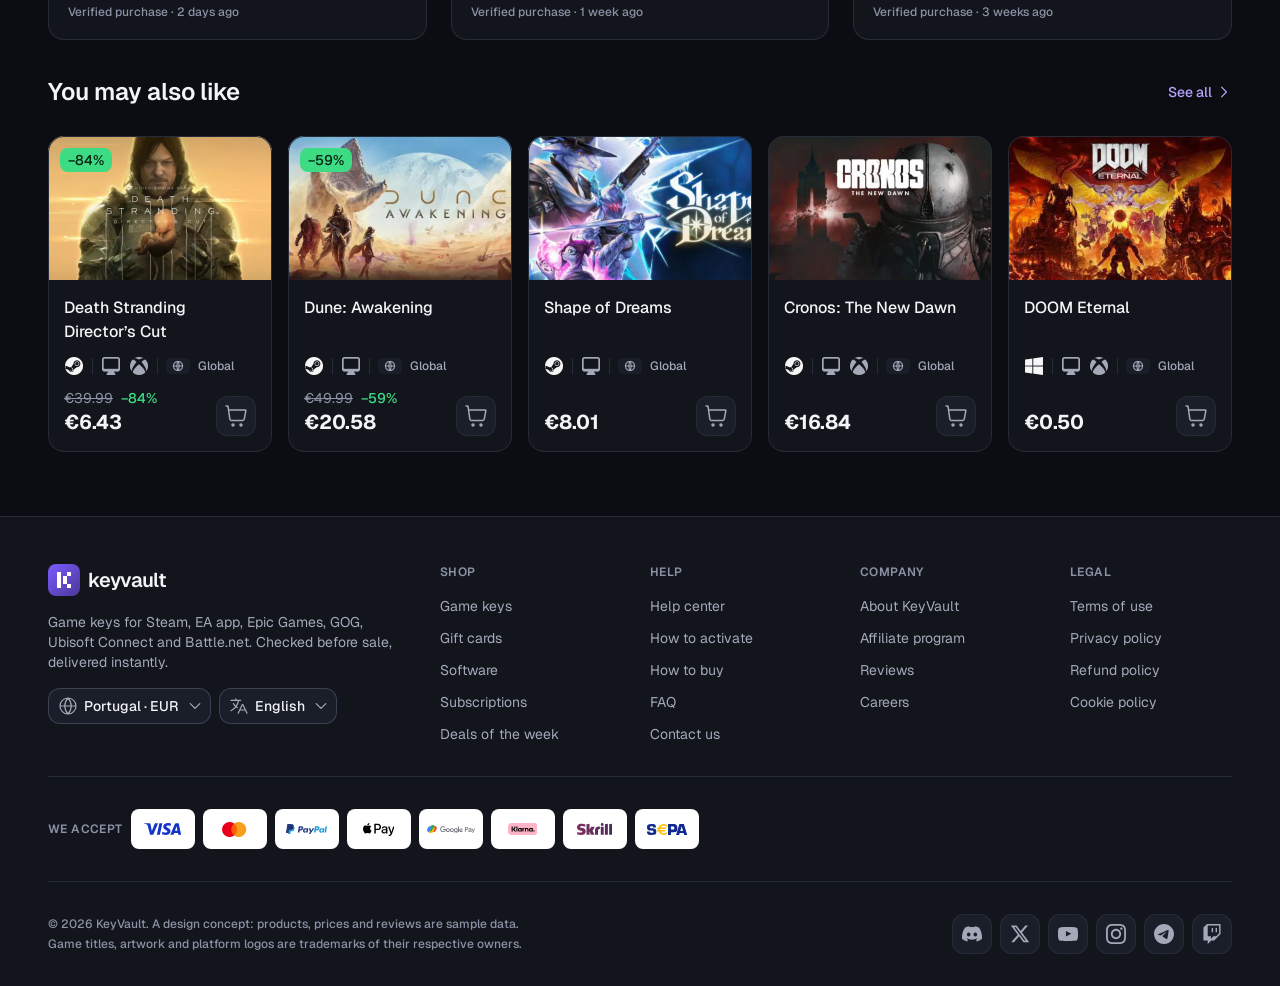
<file: product.html>
<!doctype html>
<html lang="en">
<head>
<meta charset="utf-8">
<meta name="viewport" content="width=device-width, initial-scale=1">
<title>Product · KeyVault</title>
<link rel="icon" href="data:image/svg+xml,%3Csvg xmlns=%27http://www.w3.org/2000/svg%27 viewBox=%270 0 32 32%27%3E%3Crect width=%2732%27 height=%2732%27 rx=%278%27 fill=%27url(%23g)%27/%3E%3Cdefs%3E%3ClinearGradient id=%27g%27 x1=%270%27 y1=%270%27 x2=%271%27 y2=%271%27%3E%3Cstop stop-color=%27%237C5CFF%27/%3E%3Cstop offset=%271%27 stop-color=%27%234A3799%27/%3E%3C/linearGradient%3E%3C/defs%3E%3Cg transform=%27translate(9 8) scale(.2)%27 fill=%27%23fff%27%3E%3Cpath d=%27M0 0H20V80H0Z M50 0H70V20H50Z M30 20H50V60H30Z M50 60H70V80H50Z%27/%3E%3C/g%3E%3C/svg%3E">
<link rel="preconnect" href="https://fonts.googleapis.com">
<link rel="preconnect" href="https://fonts.gstatic.com" crossorigin>
<link rel="stylesheet" href="https://fonts.googleapis.com/css2?family=Geist:wght@400;500;600;700&family=Geist+Mono:wght@500&family=Unbounded:wght@700&display=swap">
<link rel="stylesheet" href="assets/tokens.css">
<link rel="stylesheet" href="assets/kv.css">
<link rel="stylesheet" href="assets/home.css">
<link rel="stylesheet" href="assets/pages.css">
</head>
<body data-page="product">
<main class="shop"><div class="wrap" id="pd"></div></main>
<script src="assets/brand-icons.js"></script>
<script src="assets/kv.js"></script>
<script src="assets/shop.js"></script>
<script src="assets/product.js"></script>
</body>
</html>
</file>
<file: assets/tokens.css>
/* Generated by tokens/build.py from Figma — do not edit by hand */
:root{
  color-scheme:dark;
  --bg-base:#0b0d12;--bg-surface:#12151c;--bg-elevated:#1a1e28;--bg-hover:#232836;--border-default:#262b38;--border-strong:#3a4152;--border-flag:rgba(255,255,255,0.12);--text-primary:#f2f4f8;--text-secondary:#a3a9b8;--text-tertiary:#8b92a5;--text-on-accent:#ffffff;--text-on-media-muted:rgba(255,255,255,0.7);--accent-primary:#7c5cff;--accent-hover:#9378ff;--accent-subtle:#231c47;--accent-text:#b4a3ff;--accent-glow:rgba(124,92,255,0.35);--status-discount:#3ddc84;--status-discount-text:#06210f;--status-discount-subtle:#0f2e1d;--status-preorder:#ffb547;--status-preorder-subtle:#33270f;--status-danger:#ff5c7a;--status-danger-subtle:#3a1822;--static-white:#ffffff;--static-black:#000000;--brand-logo:#f6f6f6;--brand-logo-ink:#171f2a;--brand-logo-muted:rgba(255,255,255,0.5);--brand-logo-subtle:rgba(255,255,255,0.7);--brand-mark-from:#7c5cff;--brand-mark-to:#4a3799;--overlay-on-media:rgba(11,13,18,0.55);--overlay-on-media-hover:rgba(11,13,18,0.8);--overlay-scrim:rgba(0,0,0,0.5);--overlay-scrim-strong:rgba(0,0,0,0.6);--overlay-shade-from:rgba(0,0,0,0);--overlay-shade-bottom:rgba(0,0,0,0.55);--overlay-shade-promo:rgba(0,0,0,0.75);--overlay-hero-from:rgba(11,13,18,0.8);--overlay-hero-to:rgba(11,13,18,0.55);--illustration-cover-01-from:#2b1b6b;--illustration-cover-01-via:#e0457b;--illustration-cover-01-to:#ffb86b;--illustration-cover-02-from:#1c2633;--illustration-cover-02-via:#5a7184;--illustration-cover-02-to:#d9a441;--illustration-cover-03-from:#1a0f1f;--illustration-cover-03-via:#6b2d5c;--illustration-cover-03-to:#f0c27b;--illustration-cover-04-from:#0d0b2b;--illustration-cover-04-via:#ff2e88;--illustration-cover-04-to:#2ee6ff;
  --space-2:2px;--space-4:4px;--space-8:8px;--space-12:12px;--space-16:16px;--space-20:20px;--space-24:24px;--space-32:32px;--space-40:40px;--space-48:48px;--space-64:64px;--radius-xs:4px;--radius-sm:8px;--radius-md:12px;--radius-lg:16px;--radius-full:999px;
  --gradient-brand-mark:linear-gradient(135deg,var(--brand-mark-from) 0%,var(--brand-mark-to) 100%);
  --gradient-shade-promo:linear-gradient(180deg,var(--overlay-shade-from) 20%,var(--overlay-shade-promo) 100%);
  --gradient-hero-scrim:linear-gradient(90deg,var(--overlay-hero-from) 0%,var(--overlay-hero-to) 100%);
  --gradient-cover-placeholder-01-nebula:linear-gradient(127deg,var(--illustration-cover-01-from) 0%,var(--illustration-cover-01-via) 65%,var(--illustration-cover-01-to) 100%);
  --gradient-cover-placeholder-02-iron:linear-gradient(127deg,var(--illustration-cover-02-from) 0%,var(--illustration-cover-02-via) 65%,var(--illustration-cover-02-to) 100%);
  --gradient-cover-placeholder-03-crown:linear-gradient(127deg,var(--illustration-cover-03-from) 0%,var(--illustration-cover-03-via) 65%,var(--illustration-cover-03-to) 100%);
  --gradient-cover-placeholder-04-neon:linear-gradient(127deg,var(--illustration-cover-04-from) 0%,var(--illustration-cover-04-via) 65%,var(--illustration-cover-04-to) 100%);
  --fx-menu:0 12px 32px rgba(0,0,0,0.4);--fx-dropdown:0 16px 48px rgba(0,0,0,0.45);--fx-glow:0 12px 32px rgba(124,92,255,0.18);--blur-bg-8:blur(8px);--blur-layer-40:blur(40px);
  --dur-instant:100ms;--dur-fast:150ms;--dur-base:200ms;--dur-slow:300ms;--dur-page:400ms;--ease-out:cubic-bezier(0.2, 0, 0, 1);--ease-in-out:cubic-bezier(0.4, 0, 0.2, 1);--ease-spring:cubic-bezier(0.34, 1.56, 0.64, 1);
  --ff:Geist,system-ui,sans-serif;--ff-display:Unbounded,Geist,system-ui,sans-serif;
}
</file>
<file: assets/kv.css>
/* KeyVault UI stack — shared styles. Tokens live in tokens.css (generated from Figma). */
/* Tokens = Figma "Semantic" + "Spacing & Radius" collections; text classes = Figma text styles */
@media (prefers-color-scheme: dark){:root:not([data-theme="light"]){color-scheme:dark}}
:root[data-theme="dark"]{color-scheme:dark}
*{box-sizing:border-box;margin:0;padding:0}
html{-webkit-text-size-adjust:100%}
body{background:var(--bg-base);color:var(--text-primary);font:400 14px/20px var(--ff);-webkit-font-smoothing:antialiased;min-height:100vh}
button,input{font:inherit;color:inherit;background:none;border:0;outline:none}
button{cursor:pointer}
a{color:inherit;text-decoration:none}
img{display:block}
/* Icon scales to its container: 16 inline · 20 in 40/44 icon buttons, tiles, notices (Foundations: icon sizes) */
svg.i{width:var(--icon,16px);height:var(--icon,16px);flex:none;display:block}
svg[viewBox="0 0 20 20"]{overflow:visible}
:focus-visible{outline:2px solid var(--accent-primary);outline-offset:2px;border-radius:var(--radius-sm)}
/* Text styles */
.t-h1{font:700 32px/40px var(--ff);letter-spacing:-.5px}
.t-h2{font:600 24px/32px var(--ff);letter-spacing:-.2px}
.t-h3{font:600 20px/28px var(--ff)}
.t-mr{font:400 16px/24px var(--ff)}.t-mm{font:500 16px/24px var(--ff)}
.t-sr{font:400 14px/20px var(--ff)}.t-sm{font:500 14px/20px var(--ff)}
.t-cm{font:500 12px/16px var(--ff)}.t-caps{font:600 12px/16px var(--ff);letter-spacing:.4px}
h1,h2,h3{text-wrap:balance}
/* Pressed: scale .96 (Button, Icon button) */
.btn,.ib{transition-property:background,color,box-shadow,transform;transition-duration:var(--dur-fast),var(--dur-fast),var(--dur-fast),var(--dur-instant);transition-timing-function:ease-out}
.btn:active:not(:disabled),.ib:active:not(:disabled){transform:scale(.96)}
.t-pl{font:700 20px/28px var(--ff);letter-spacing:-.2px}.t-pm{font:700 16px/24px var(--ff);letter-spacing:-.1px}
.wrap{max-width:1440px;margin:0 auto;padding:0 48px}

/* ---------- Atoms ---------- */
/* Button: M 44 / S 36, r12, Primary | Secondary | Ghost */
.btn{display:inline-flex;align-items:center;justify-content:center;gap:4px;height:36px;padding:0 16px;border-radius:var(--radius-md);font:500 14px/20px var(--ff);white-space:nowrap;position:relative}
.btn.m{height:44px;padding:0 20px;font:500 16px/24px var(--ff)}
.btn-pri{background:var(--accent-primary);color:var(--text-on-accent)}.btn-pri:hover{background:var(--accent-hover)}
.btn-sec{background:var(--bg-elevated);box-shadow:inset 0 0 0 1px var(--border-strong);color:var(--text-primary)}.btn-sec:hover{background:var(--bg-hover)}
.btn-ghost{color:var(--text-secondary)}.btn-ghost:hover{background:var(--bg-hover);color:var(--text-primary)}
.btn svg.i{color:currentColor}
/* Icon button: M 40 / S 32, r12 */
.ib{width:40px;height:40px;flex:none;border-radius:var(--radius-md);display:inline-grid;place-items:center;position:relative;background:var(--bg-elevated);box-shadow:inset 0 0 0 1px var(--border-default);color:var(--text-secondary)}
.ib:hover{background:var(--bg-hover);color:var(--text-primary)}
.ib{--icon:20px}
.ib.s{width:32px;height:32px;--icon:16px}
.ib.l{width:44px;height:44px}
.ib.pri{background:var(--accent-primary);box-shadow:none;color:var(--text-on-accent)}.ib.pri:hover{background:var(--accent-hover)}
.ib.ov{background:var(--overlay-on-media);box-shadow:none;color:var(--text-primary);backdrop-filter:blur(8px);-webkit-backdrop-filter:blur(8px)}.ib.ov:hover{background:var(--overlay-on-media-hover)}
/* Counter */
.counter{position:absolute;top:calc(-1*var(--space-4));right:calc(-1*var(--space-2));min-width:var(--space-20);height:var(--space-20);padding:0 var(--space-4);border-radius:var(--radius-full);background:var(--accent-primary);color:var(--text-on-accent);font:600 12px/20px var(--ff);text-align:center}
.btn-pri .counter{background:var(--static-white);color:var(--accent-primary)}
.counter[hidden]{display:none}
/* Input/Search: L 48 (Body/M) / M 40 (Body/S), r12, p8 g4 */
.field{display:flex;align-items:center;gap:4px;height:40px;padding:0 8px;background:var(--bg-elevated);box-shadow:inset 0 0 0 1px var(--border-default);border-radius:var(--radius-md);color:var(--text-tertiary);transition:box-shadow var(--dur-fast)}
.field.l{height:48px}
.field.l input{font:400 16px/24px var(--ff)}
.field:focus-within{box-shadow:inset 0 0 0 1.5px var(--accent-primary)}
.field input{flex:1;min-width:0;height:100%;color:var(--text-primary);font:400 14px/20px var(--ff)}
.field input::placeholder{color:var(--text-tertiary)}
.field input:focus,.field input:focus-visible{outline:none}
.field input{background:transparent!important;-webkit-appearance:none;appearance:none}
.field input:-webkit-autofill,.field input:-webkit-autofill:hover,.field input:-webkit-autofill:focus{-webkit-text-fill-color:var(--text-primary);caret-color:var(--text-primary);-webkit-box-shadow:0 0 0 40px var(--bg-elevated) inset;transition:background-color 9999s}
.field input::selection{background:var(--accent-subtle);color:var(--text-primary)}
.field input::-webkit-search-cancel-button{-webkit-appearance:none;appearance:none;width:16px;height:16px;cursor:pointer;background:var(--text-tertiary);-webkit-mask:url("data:image/svg+xml,%3Csvg xmlns='http://www.w3.org/2000/svg' viewBox='0 0 20 20' fill='none'%3E%3Cpath d='M6 6L14 14M14 6L6 14' stroke='black' stroke-width='1.5' stroke-linecap='round'/%3E%3C/svg%3E") center/16px no-repeat;mask:url("data:image/svg+xml,%3Csvg xmlns='http://www.w3.org/2000/svg' viewBox='0 0 20 20' fill='none'%3E%3Cpath d='M6 6L14 14M14 6L6 14' stroke='black' stroke-width='1.5' stroke-linecap='round'/%3E%3C/svg%3E") center/16px no-repeat}
.field input::-webkit-search-cancel-button:hover{background:var(--text-primary)}
/* Input/Price: 40, r8, p12 g8 */
.field.price{border-radius:var(--radius-sm);padding:0 12px;gap:8px}
.field.price input{font:500 14px/20px var(--ff)}
/* Chip: Quick 32 p12 / Active 32 p0 8 0 12 */
.chip{height:32px;padding:0 12px;border-radius:var(--radius-full);background:var(--bg-elevated);box-shadow:inset 0 0 0 1px var(--border-default);color:var(--text-secondary);font:500 14px/20px var(--ff);display:inline-flex;align-items:center;gap:8px;white-space:nowrap}
.chip:hover{color:var(--text-primary)}
.chip.on{background:var(--accent-subtle);box-shadow:inset 0 0 0 1px var(--accent-primary);color:var(--accent-text)}
.ach{height:32px;padding:0 8px 0 12px;border-radius:var(--radius-full);background:var(--bg-hover);color:var(--text-primary);font:500 14px/20px var(--ff);display:inline-flex;align-items:center;gap:4px;white-space:nowrap}
.ach svg{width:16px;height:16px}
/* Checkbox 20 r6 / Radio 20 / Toggle 36x20 */
.box{width:var(--space-20);height:var(--space-20);border-radius:var(--radius-xs);background:var(--bg-elevated);box-shadow:inset 0 0 0 1.5px var(--border-strong);display:grid;place-items:center;flex:none;color:var(--static-white);transition:background var(--dur-instant)}
.box svg{width:12px;height:12px;opacity:0;transition:opacity var(--dur-instant)}
.opt input:checked+.box{background:var(--accent-primary);box-shadow:none}
.opt input:checked+.box svg{opacity:1}
.opt input:focus-visible+.box{outline:2px solid var(--accent-primary);outline-offset:2px}
.rd{width:20px;height:20px;border-radius:var(--radius-full);flex:none;background:var(--bg-elevated);box-shadow:inset 0 0 0 1.5px var(--border-strong);display:grid;place-items:center}
.on>.rd{background:var(--accent-primary);box-shadow:none}
.on>.rd:after{content:"";width:var(--space-8);height:var(--space-8);border-radius:var(--radius-full);background:var(--static-white)}
.tg{width:36px;height:20px;border-radius:var(--radius-full);background:var(--bg-hover);position:relative;flex:none;transition:background var(--dur-fast)}
.tg:after{content:"";position:absolute;left:2px;top:2px;width:16px;height:16px;border-radius:var(--radius-full);background:var(--text-secondary);transition:transform var(--dur-fast),background var(--dur-fast)}
input:checked+.tg{background:var(--accent-primary)}
input:checked+.tg:after{transform:translateX(var(--space-16));background:var(--static-white)}
input:focus-visible+.tg{outline:2px solid var(--accent-primary);outline-offset:2px}
.flag{width:24px;height:16px;border-radius:var(--radius-xs);flex:none}
/* Text link: p4 8, accent/text */
.link{display:inline-flex;align-items:center;gap:4px;padding:4px 8px;color:var(--accent-text);font:500 14px/20px var(--ff)}
.link svg{transition:transform var(--dur-fast)}
.link[aria-expanded=true] svg{transform:rotate(180deg)}

/* ---------- Header/Desktop ---------- */
.hdr{background:var(--bg-surface);position:sticky;top:0;z-index:40;box-shadow:inset 0 -1px 0 var(--border-default)}
.top{height:72px}
.top .wrap{height:100%;display:flex;align-items:center;gap:24px}
.logo{display:flex;align-items:center;gap:8px;flex:none;font:600 20px/24px var(--ff);letter-spacing:-.6px}
.logo b{width:var(--space-32);height:var(--space-32);border-radius:var(--radius-sm);background:var(--gradient-brand-mark);display:grid;place-items:center;color:var(--text-on-accent)}
.logo b svg path{fill:var(--static-white)}
.top .site{flex:1}
.hr{display:flex;align-items:center;gap:16px}
.region{height:40px;padding:0 12px;gap:4px;display:inline-flex;align-items:center;border-radius:var(--radius-md);background:var(--bg-elevated);box-shadow:inset 0 0 0 1px var(--border-default);font:500 14px/20px var(--ff);color:var(--text-primary)}
.region svg{color:var(--text-secondary)}
.region:hover{background:var(--bg-hover)}
.actions{display:flex;gap:8px}
.nav.hide{transform:translateY(-100%)}
.nav{position:sticky;top:72px;z-index:39;background:var(--bg-surface);transition:transform var(--dur-slow) ease-out;height:48px;border-bottom:1px solid var(--border-default)}
.nav .wrap{height:100%;display:flex;align-items:center;gap:4px;padding-left:40px}
.nav ul{display:flex;list-style:none;gap:4px;flex:1}
.nav-i{height:40px;padding:0 8px 0 12px;display:flex;align-items:center;gap:4px;border-radius:var(--radius-sm);color:var(--text-secondary);font:500 14px/20px var(--ff)}
.nav-i svg{width:16px;height:16px;color:var(--text-tertiary);transition:transform var(--dur-fast)}
.nav-i.on{color:var(--text-primary)}.nav-i.on svg{color:var(--text-secondary)}
.nav-i:hover,.nav-i[aria-expanded=true]{background:var(--bg-hover);color:var(--text-primary)}
.nav-i:hover svg,.nav-i[aria-expanded=true] svg{color:var(--text-secondary)}
.nav-i[aria-expanded=true] svg{transform:rotate(180deg)}
.nav .links{display:flex;gap:24px;color:var(--text-secondary);font:500 14px/20px var(--ff)}
.nav .links a:hover{color:var(--text-primary)}
/* Nav/Dropdown — Game keys: 992, p24 g32, r16, bg elevated */
.mega{position:absolute;left:40px;top:128px;width:992px;max-width:calc(100vw - 32px);background:var(--bg-elevated);box-shadow:inset 0 0 0 1px var(--border-default),var(--fx-dropdown);border-radius:var(--radius-lg);padding:24px;display:none;grid-template-columns:200px 200px 200px 248px;gap:32px;z-index:50}
.mega.open{display:grid}
.mega .col{display:flex;flex-direction:column;gap:4px}
.mega .cap{color:var(--text-tertiary);margin-bottom:12px}
.ml{display:flex;align-items:center;gap:4px;height:36px;padding:0 8px;border-radius:var(--radius-sm);color:var(--text-secondary);font:500 14px/20px var(--ff)}
.ml:hover{background:var(--bg-hover);color:var(--text-primary)}
.ml img{width:20px;height:20px;flex:none}
.ml svg{width:16px;height:16px;flex:none}
.ml .ct{margin-left:auto;color:var(--text-tertiary)}
.promo{position:relative;border-radius:var(--radius-md);overflow:hidden;height:280px;background:center/cover}
.promo:after{content:"";position:absolute;inset:0;background:var(--gradient-shade-promo)}
.promo div{position:absolute;left:20px;right:20px;top:200px;z-index:1;display:flex;flex-direction:column;gap:4px}
.promo small{font:500 12px/16px var(--ff);color:var(--text-on-media-muted);text-transform:uppercase}
.promo strong{font:700 24px/32px Unbounded,var(--ff);color:var(--static-white);letter-spacing:-.3px}
/* Sort/Menu: 240, p4, r12, bg elevated; Menu/Item 40 p12 g8 r8 */
.pop{position:absolute;width:240px;background:var(--bg-elevated);box-shadow:inset 0 0 0 1px var(--border-default),var(--fx-menu);border-radius:var(--radius-md);padding:4px;z-index:60;display:none}
.pop.open{display:block}
.mi{display:flex;align-items:center;gap:8px;width:100%;height:40px;padding:0 12px;border-radius:var(--radius-sm);color:var(--text-secondary);font:500 14px/20px var(--ff);text-align:left}
.mi .c{display:flex;align-items:center;gap:4px;flex:1}
.mi:hover{background:var(--bg-hover)}
.mi.on{color:var(--accent-text)}
.mi .chk{visibility:hidden}.mi.on .chk{visibility:visible}

/* ---------- Page ---------- */
main{padding:24px 0 64px}
.head{display:flex;flex-direction:column;gap:16px;margin-bottom:24px}
.crumbs{display:flex;align-items:center;gap:4px;color:var(--text-tertiary)}
.crumbs svg{width:16px;height:16px}
.crumbs span:last-child{color:var(--text-primary)}
.crumbs a:hover{color:var(--text-primary)}
.ttl{display:flex;align-items:baseline;gap:12px}
.ttl small{color:var(--text-tertiary)}
.layout{display:grid;grid-template-columns:264px 1fr;gap:24px;align-items:start}

/* Filters panel: 264, r16, bg surface, pb8 */
.panel{width:264px;background:var(--bg-surface);box-shadow:inset 0 0 0 1px var(--border-default);border-radius:var(--radius-lg);padding-bottom:8px;position:sticky;top:136px;align-self:start}
.sheet-b::-webkit-scrollbar,.ms-body::-webkit-scrollbar{width:8px}
.sheet-b::-webkit-scrollbar-track,.ms-body::-webkit-scrollbar-track{background:transparent;margin:12px 0}
.sheet-b::-webkit-scrollbar-thumb,.ms-body::-webkit-scrollbar-thumb{background:var(--border-strong);border-radius:4px;border:2px solid var(--bg-surface)}
/* Panel header: 60, p12 8 12 16 */
.panel-h{display:flex;align-items:center;gap:8px;height:60px;padding:12px 8px 12px 16px;box-shadow:inset 0 -1px 0 var(--border-default)}
.panel-h h2{flex:1}
/* Filter/Group: p16 8 16 8, g8; Filter/Header 24 p0 8 g8 */
.grp{display:flex;flex-direction:column;gap:8px;padding:16px 8px;box-shadow:inset 0 -1px 0 var(--border-default)}

.grp.price{padding:16px;gap:16px}
.grp-h{display:flex;align-items:center;gap:8px;width:100%;height:24px;padding:0 8px;font:500 16px/24px var(--ff);text-align:left;color:var(--text-primary)}
.grp.price .grp-h{padding:0}
.grp-h .tt{flex:1}
.grp-h .n{min-width:24px;height:16px;padding:0 8px;border-radius:var(--radius-full);background:var(--accent-subtle);color:var(--accent-text);font:500 12px/16px var(--ff);text-align:center}
.grp-h .chev{color:var(--text-secondary);transition:transform var(--dur-fast);transform:rotate(180deg)}
.grp:not(.open) .grp-h .chev{transform:none}
.grp-b{display:none;flex-direction:column;gap:8px}
.grp.price .grp-b{gap:16px}
.grp.open .grp-b{display:flex}
.grp .sbox{padding:0 8px 4px}
/* Filter/Option: 36, p0 8, g12, r8 */
.opts{display:flex;flex-direction:column}
.opt{display:flex;align-items:center;gap:12px;height:36px;padding:0 8px;border-radius:var(--radius-sm);cursor:pointer;color:var(--text-secondary);font:500 14px/20px var(--ff)}
.opt:hover{background:var(--bg-hover)}
.opt input{position:absolute;opacity:0;pointer-events:none}
.opt.chk{color:var(--text-primary)}
.opt .lead{width:24px;height:24px;display:grid;place-items:center;flex:none}
.opt .lead img{width:20px;height:20px}
.opt .lead img.flag{width:24px;height:16px}
.opt .lab{flex:1;min-width:0;white-space:nowrap;overflow:hidden;text-overflow:ellipsis}
.opt .ct{color:var(--text-tertiary);font:500 12px/16px var(--ff)}
.nores{color:var(--text-tertiary);padding:8px}
.grp .link{align-self:flex-start}
/* Filter/Price range */
.range{position:relative;height:20px}
.range .trk,.range .fill{position:absolute;top:8px;height:4px;border-radius:var(--radius-full)}
.range .trk{left:0;right:0;background:var(--bg-hover)}
.range .fill{background:var(--accent-primary)}
.range input{position:absolute;inset:0 -8px;width:calc(100% + 16px);-webkit-appearance:none;appearance:none;background:none;pointer-events:none}
.range input::-webkit-slider-thumb{-webkit-appearance:none;pointer-events:auto;width:var(--space-16);height:var(--space-16);border-radius:var(--radius-full);background:var(--static-white);border:var(--space-4) solid var(--accent-primary);cursor:grab}
.range input::-moz-range-thumb{pointer-events:auto;width:var(--space-8);height:var(--space-8);border-radius:var(--radius-full);background:var(--static-white);border:var(--space-4) solid var(--accent-primary);cursor:grab}
.prices{display:flex;align-items:center;gap:8px}
.prices .field{flex:1;min-width:0}
.prices .field span{color:var(--text-tertiary)}
.prices i{color:var(--text-tertiary);font-style:normal}
.chips{display:flex;flex-wrap:wrap;gap:8px}
/* Switches: p16 16 8 16 g12; Switch row 20 g12 */
.toggles{display:flex;flex-direction:column;gap:12px;padding:16px 16px 8px}
.sw{display:flex;align-items:center;gap:12px;height:20px;color:var(--text-secondary);font:500 14px/20px var(--ff);cursor:pointer}
.sw span:first-child{flex:1}
.sw input{position:absolute;opacity:0}

/* Toolbar: 48, g12 */
.results{display:flex;flex-direction:column;gap:16px;min-width:0}
.bar{display:flex;align-items:center;gap:12px}
.bar .field{flex:1}
/* Sort/Trigger: 44, p12 g4, r12 */
.sortb{height:44px;padding:0 12px;gap:4px;display:inline-flex;align-items:center;border-radius:var(--radius-md);background:var(--bg-elevated);box-shadow:inset 0 0 0 1px var(--border-default);font:500 14px/20px var(--ff);white-space:nowrap}
.sortb[aria-expanded=true]{box-shadow:inset 0 0 0 1px var(--accent-primary)}
.sortb .k{color:var(--text-tertiary);font-weight:400}
.sortb .lead{color:var(--text-tertiary)}
.sortb .chev{color:var(--text-secondary)}
/* View toggle: 84x44, p4 g4, r12; Segment 36 r8 */
.seg{display:flex;align-items:center;gap:4px;height:44px;padding:0 4px;background:var(--bg-elevated);box-shadow:inset 0 0 0 1px var(--border-default);border-radius:var(--radius-md)}
.seg button{width:36px;height:36px;border-radius:var(--radius-sm);color:var(--text-tertiary);display:grid;place-items:center}
.seg button.on{background:var(--bg-hover);color:var(--text-primary)}
.seg button:hover{color:var(--text-primary)}
/* Results meta: 36, g8 */
.meta{display:flex;align-items:center;flex-wrap:wrap;gap:8px;min-height:36px}
.found{padding-right:8px;color:var(--text-secondary);display:flex;gap:4px}.found b{color:var(--text-primary);font-weight:500}
.meta .chips{display:contents}

/* ---------- Game card ---------- */
.grid{display:grid;grid-template-columns:repeat(4,1fr);gap:16px}
.card{position:relative;background:var(--bg-surface);border-radius:var(--radius-lg);overflow:hidden;display:flex;flex-direction:column;transition:background var(--dur-fast),border-color var(--dur-fast),box-shadow var(--dur-fast)}
.card:after{content:"";position:absolute;inset:0;border-radius:inherit;box-shadow:inset 0 0 0 1px var(--border-default);pointer-events:none;z-index:2}
.card:hover{background:var(--bg-elevated);box-shadow:var(--fx-glow)}
.card:hover:after{box-shadow:inset 0 0 0 1px var(--accent-primary)}
.cv{position:relative;height:144px;background:var(--bg-elevated);flex:none;overflow:hidden}
.cv img{width:100%;height:100%;object-fit:cover}
.cv .ib{position:absolute;top:12px;right:12px;opacity:0;transition:opacity var(--dur-fast)}
.card:hover .cv .ib,.cv .ib.on,.cv .ib:focus-visible{opacity:1}
.ib.on svg path{fill:currentColor}
.cb{padding:16px;display:flex;flex-direction:column;gap:12px;flex:1}
.cl:before{content:"";position:absolute;inset:0;z-index:1}
.cl:focus-visible{outline:none}.card:has(.cl:focus-visible){outline:2px solid var(--accent-primary);outline-offset:2px}
.card button{z-index:3}.prow>.ib,.lact{position:relative}
.cb h3{font:500 16px/24px var(--ff);height:48px;display:-webkit-box;-webkit-line-clamp:2;-webkit-box-orient:vertical;overflow:hidden}
.plat{display:flex;align-items:center;gap:8px;height:20px}
.plat img{width:20px;height:20px}
.plat .sep{width:1px;height:16px;background:var(--border-default)}
.info{display:contents}
.prow{display:flex;align-items:flex-end;gap:8px;height:48px}
.prow .price{flex:1;display:flex;flex-direction:column}
.oldrow{display:flex;gap:8px;font:400 14px/20px var(--ff)}
.oldrow s{color:var(--text-tertiary)}
.oldrow b{color:var(--status-discount);font-weight:500}
.reg{display:flex;align-items:center;gap:var(--space-8);color:var(--text-secondary);font:500 12px/16px var(--ff)}
.reg img.flag{width:24px;height:16px}
.dbadge{position:absolute;top:12px;left:12px;height:24px;padding:0 8px;border-radius:var(--radius-sm);background:var(--status-discount);color:var(--status-discount-text);font:500 14px/24px var(--ff)}
.list .dbadge{top:8px;left:8px}
.card .sub,.card .lact{display:none}
.card:hover .prow>.ib{background:var(--accent-primary);box-shadow:none;color:var(--text-on-accent)}
.prow .ib.added{background:var(--accent-subtle);box-shadow:inset 0 0 0 1px var(--accent-primary);color:var(--accent-text)}
/* List view: 120, p12 20 12 12, g20; media 168x96 r12 */
.grid.list{grid-template-columns:1fr;gap:16px}
.list .card{flex-direction:row;align-items:center;gap:20px;padding:12px 20px 12px 12px;height:120px}
.list .cv{width:168px;height:96px;border-radius:var(--radius-xs)}
.list .cv .ib{display:none}
.list .cb{padding:0;flex-direction:row;align-items:center;gap:20px;min-width:0}
.list .info{display:flex;flex-direction:column;gap:8px;flex:1;min-width:0}
.list .cb h3{height:auto;-webkit-line-clamp:1}
.list .card .sub{display:block;color:var(--text-tertiary)}
.list .prow{height:auto;align-items:center;gap:20px;flex:none}
.list .prow .price{align-items:flex-end}
.list .prow>.ib{display:none}
.list .card .lact{display:flex;gap:8px;align-items:center}
.list .card:hover .btn-pri{background:var(--accent-hover)}

/* Empty state: p64 16, g16, r16, dashed border/strong */
.empty{grid-column:1/-1;display:flex;flex-direction:column;align-items:center;gap:16px;text-align:center;padding:64px 16px;border:1px dashed var(--border-strong);border-radius:var(--radius-lg)}
.empty .tx{display:flex;flex-direction:column;align-items:center;gap:8px}
.empty p{color:var(--text-secondary)}

/* Pagination: pt24 g16; Progress 240 g8; items 40 r12 */
.pg{display:flex;flex-direction:column;align-items:center;gap:16px;padding-top:24px;margin-top:0}
.pg .prog{display:flex;flex-direction:column;align-items:center;gap:8px}
.pg .vw{color:var(--text-secondary)}
.pg .pr{width:240px;height:4px;border-radius:var(--radius-full);background:var(--bg-hover);overflow:hidden}
.pg .pr i{display:block;height:100%;background:var(--accent-primary);border-radius:var(--radius-full);min-width:16px}
.pages{display:flex;gap:8px}
.pi{min-width:40px;height:40px;padding:0 4px;border-radius:var(--radius-md);background:var(--bg-elevated);color:var(--text-secondary);font:500 14px/20px var(--ff);display:inline-flex;align-items:center;justify-content:center;gap:4px}
.pi:hover:not(:disabled){background:var(--bg-hover)}
.pi.on{background:var(--accent-primary);color:var(--text-on-accent)}
.pi:disabled{color:var(--text-tertiary);cursor:default}
.pi.dots{background:none}
.pi.prev{padding:0 12px 0 4px}.pi.next{padding:0 4px 0 12px}
.pages .ib.mob{display:none}

/* Footer: 84, p32 48, g24 */
/* Footer: p48 48 32, g32; brand 344 g16; 4 columns g16 / links g12; payments chips 32 p0 12 r8, logos 16; socials 40 r12 */
footer{background:var(--bg-surface);box-shadow:inset 0 1px 0 var(--border-default)}
footer .wrap{display:flex;flex-direction:column;gap:var(--space-32);padding-top:var(--space-48);padding-bottom:var(--space-32)}
.f-top{display:flex;gap:var(--space-48)}
.f-brand{flex:none;width:344px;display:flex;flex-direction:column;align-items:flex-start;gap:var(--space-16)}
.f-brand p{font:400 14px/20px var(--ff);color:var(--text-secondary)}
.f-sel{display:flex;gap:var(--space-8)}
/* Select: 36, p0 8 0 12, g8, r12; Open = accent border, chevron up. Language menu opens upward */
.sel{position:relative;display:inline-flex;align-items:center;gap:var(--space-8);height:36px;padding:0 var(--space-8) 0 var(--space-12);border-radius:var(--radius-md);background:var(--bg-elevated);box-shadow:inset 0 0 0 1px var(--border-strong);font:500 14px/20px var(--ff);color:var(--text-primary);white-space:nowrap;transition:background var(--dur-fast),box-shadow var(--dur-fast)}
.sel:hover{background:var(--bg-hover)}
.sel svg{color:var(--text-secondary)}
.sel .chev{transition:transform var(--dur-base) ease-out}
.sel[aria-expanded=true]{background:var(--bg-hover);box-shadow:inset 0 0 0 1px var(--accent-primary)}
.sel[aria-expanded=true] .chev{transform:rotate(180deg);color:var(--text-primary)}
.lang-wrap{position:relative}
.lang-pop{left:0;bottom:calc(100% + 8px)}
.f-col{flex:1;min-width:0;display:flex;flex-direction:column;gap:var(--space-16)}
.f-col .cap,.f-pay .cap{color:var(--text-tertiary)}
.f-col ul,.f-soc,.f-pay ul{list-style:none}
.f-col ul{display:flex;flex-direction:column;gap:var(--space-12)}
.f-col a{font:400 14px/20px var(--ff);color:var(--text-secondary);position:relative}
.f-col a:hover,.f-soc a:hover{color:var(--text-primary)}
footer hr{border:0;height:1px;background:var(--border-default)}
.f-pay{display:flex;flex-wrap:wrap;align-items:center;gap:var(--space-8)}
.f-pay ul{display:contents}
.paym{width:64px;height:40px;display:inline-flex;align-items:center;justify-content:center;border-radius:var(--radius-sm);background:var(--static-white)}
.paym svg{display:block}
.f-bot{display:flex;align-items:center;justify-content:space-between;gap:var(--space-32)}
.f-legal{width:640px;display:flex;flex-direction:column;gap:var(--space-4);font:500 12px/16px var(--ff);color:var(--text-tertiary)}
.f-soc{display:flex;gap:var(--space-8)}
.f-soc a{width:40px;height:40px;display:grid;place-items:center;border-radius:var(--radius-md);background:var(--bg-elevated);box-shadow:inset 0 0 0 1px var(--border-default);color:var(--text-secondary);transition:background var(--dur-fast),color var(--dur-fast)}
.f-soc a:hover{background:var(--bg-hover)}
.f-soc svg{width:20px;height:20px}

/* ---------- Mobile-only ---------- */
.m-only{display:none!important}
.scrim{position:fixed;inset:0;background:var(--overlay-scrim-strong);z-index:80;opacity:0;pointer-events:none;transition:opacity var(--dur-base)}
.scrim.open{opacity:1;pointer-events:auto}
/* Bottom sheet: r20 top, bg surface; grabber 16; header 52; footer 88 */
.sheet{position:fixed;left:0;right:0;bottom:0;max-height:calc(100vh - 44px);background:var(--bg-surface);border-radius:20px 20px 0 0;z-index:90;transform:translateY(100%);transition:transform var(--dur-slow) var(--ease-out);display:flex;flex-direction:column}
.sheet.open{transform:none}
.grab{height:16px;padding:8px 0 4px;flex:none;display:flex;justify-content:center}
.grab:before{content:"";width:40px;height:4px;border-radius:var(--radius-full);background:var(--border-strong)}
.sheet-h{display:flex;align-items:center;gap:8px;height:52px;padding:8px 12px 12px 16px;box-shadow:inset 0 -1px 0 var(--border-default);flex:none}
.sheet-h h2{flex:1}
.sheet-b{overflow:auto;flex:1;padding:0 8px}
.sheet-f{display:flex;flex-direction:column;gap:12px;padding:12px 16px 32px;box-shadow:inset 0 1px 0 var(--border-default);background:var(--bg-surface);flex:none}
.sheet-f .btn{width:100%}
/* Sort sheet options: p8 8 32 8; Radio option 48 p0 8 g12 r8 */
.sopts{padding:8px 8px 32px}
.ropt{display:flex;align-items:center;gap:12px;height:48px;padding:0 8px;border-radius:var(--radius-sm);width:100%;font:500 16px/24px var(--ff);color:var(--text-secondary);text-align:left}
.ropt.on{background:var(--bg-hover);color:var(--text-primary)}
.ropt svg{color:currentColor}
/* Mobile menu: 320; header 56 p0 16 g8; links p8; Menu/Link 36 p0 8 g4 r8; divider p8 */
.drawer{position:fixed;top:0;bottom:0;left:0;width:320px;max-width:86vw;background:var(--bg-surface);z-index:90;transform:translateX(-100%);transition:transform var(--dur-slow) var(--ease-out);display:flex;flex-direction:column}
.drawer.open{transform:none}
.drawer .dh{height:56px;display:flex;align-items:center;gap:8px;padding:0 16px;box-shadow:inset 0 -1px 0 var(--border-default);flex:none}
.drawer .dh .logo{flex:1}
.drawer .db{padding:8px;display:flex;flex-direction:column;overflow:auto}
.drawer .ml svg{color:var(--text-secondary)}
.drawer .dv{padding:8px}.drawer .dv:before{content:"";display:block;height:1px;background:var(--border-default)}
/* Mobile search (Header/Mobile State=Search open) */
.msearch{display:none}
.msearch.open{display:block;position:fixed;inset:0;z-index:70;background:var(--bg-base)}
.ms-top{height:56px;display:flex;align-items:center;gap:8px;padding:0 16px;background:var(--bg-surface);border-bottom:1px solid var(--border-default)}
.ms-top .field{flex:1}
.ms-top .field:has(input:placeholder-shown){box-shadow:inset 0 0 0 1.5px var(--accent-primary)}
.ms-top .field:has(input:not(:placeholder-shown)){box-shadow:inset 0 0 0 1px var(--border-default)}
.ms-body{padding:16px 8px;overflow:auto;height:calc(100% - 56px);display:flex;flex-direction:column;gap:24px}
.ms-sec{display:flex;flex-direction:column;gap:8px}
.ms-sec .cap{padding:0 8px;color:var(--text-tertiary)}
.ms-sec .chips{padding:0 8px}
/* Search/Suggestion: 52, p8 g12 r8; thumb 64x36 r8 */
.sug{display:flex;align-items:center;gap:12px;height:52px;padding:8px;width:100%;border-radius:var(--radius-sm);text-align:left}
.sug:hover{background:var(--bg-elevated)}
.sug .th{width:64px;height:36px;border-radius:var(--radius-sm);object-fit:cover;flex:none}
.sug .nm{flex:1;min-width:0;display:flex;flex-direction:column;gap:4px}
.sug .nm span:first-child{white-space:nowrap;overflow:hidden;text-overflow:ellipsis}
.sug mark{background:none;color:var(--accent-text)}
.sug .meta2{display:flex;gap:4px}
.sug .meta2 img{width:16px;height:16px}
.ms-all{width:calc(100% - 16px);margin:0 8px}
.ms-empty{color:var(--text-secondary);padding:24px 8px;text-align:center}
.ms-empty b{display:block;color:var(--text-primary);font:500 16px/24px var(--ff);margin-bottom:4px}

@media (max-width:1279px){
  .grid{grid-template-columns:repeat(3,1fr)}
  .mega{width:752px;grid-template-columns:repeat(3,1fr)}
  .mega .promo{display:none}
}
@media (max-width:1023px){
  .wrap{padding:0 16px}
  .d-only{display:none!important}
  .m-only{display:flex!important}
  .ib.m-only{display:inline-grid!important}
  /* Header/Mobile: 56, p0 16, g8 */
  .hdr{box-shadow:inset 0 -1px 0 var(--border-default)}
  .top{height:56px}
  .top .wrap{gap:8px}
  .top .logo{flex:1}
  main{padding:20px 0 32px}
  .head{margin-bottom:16px}
  .ttl{gap:8px}
  .t-h1{font-size:24px;line-height:32px;letter-spacing:-.3px}
  .ttl small{font:400 14px/20px var(--ff)}
  .layout{grid-template-columns:1fr}
  .results{gap:16px}
  .bar{flex-direction:column;align-items:stretch;gap:16px}
  .bar .field.l{flex:none}
  .mrow{display:flex;gap:8px}
  .mrow .btn{flex:1}
  .meta{flex-direction:column;align-items:flex-start;gap:16px}
  .meta .achips{display:flex;gap:8px;flex-wrap:wrap;align-items:center}
  .found{order:2;padding:0}
  .grid{grid-template-columns:repeat(3,1fr);gap:12px}
  .cv .ib{opacity:1;top:8px;right:8px}
  .card:hover{background:var(--bg-surface);box-shadow:none}
  .card:hover:after{box-shadow:inset 0 0 0 1px var(--border-default)}
  .card:hover .prow>.ib{background:var(--bg-elevated);box-shadow:inset 0 0 0 1px var(--border-default);color:var(--text-secondary)}
  /* Compact card: media 100, body p12 g8, title Body/S Medium, Price/M, cart S */
  .cv{height:100px}
  .cb{padding:12px;gap:8px}
  .cb h3{font:500 14px/20px var(--ff);height:40px}
  .prow{height:44px}
  .prow .cur{font:700 16px/24px var(--ff);letter-spacing:-.1px}
  .oldrow{gap:4px;font:500 12px/16px var(--ff)}
  .reg span{display:none}
  .dbadge{top:8px;left:8px}
  /* Game card View=Row (mobile list): p8 g12 r16; media 120x68 r8; Price/M + cart S */
  .grid.list{gap:12px}
  .list .card{height:auto;gap:12px;padding:8px}
  .list .cv{width:120px;height:68px;border-radius:var(--radius-sm)}
  .list .cb{gap:12px}
  .list .info{gap:8px}
  .list .cb h3{font:500 14px/20px var(--ff);-webkit-line-clamp:2}
  .list .card .sub{display:none}
  .list .prow{flex-direction:column;align-items:flex-end;gap:8px}
  .list .prow .price{align-items:flex-end}
  .list .prow>.ib{display:inline-grid}
  .list .card .lact{display:none}
  /* Pagination Device=Mobile: pt8 g12; progress 160 */
  .pg{padding-top:8px;gap:12px}
  .pg .prog{gap:12px}
  .pg .pr{width:160px}
  .pi.prev,.pi.next{display:none}
  .pages .ib.mob{display:inline-grid}
  /* Footer Device=Mobile: p24 16, g8 */
  .dl{display:none}
  footer .wrap{gap:var(--space-24);padding-top:var(--space-32);padding-bottom:var(--space-32)}
  .f-top{flex-wrap:wrap;gap:var(--space-24) var(--space-16)}
  .f-brand{width:100%}
  .f-col{flex:1 1 calc(50% - 8px)}
  .f-col a:before{content:"";position:absolute;inset:-12px -8px}
  .f-bot{flex-direction:column-reverse;align-items:flex-start;gap:var(--space-24)}
  .f-pay{display:block}
  .f-pay .cap{margin-bottom:var(--space-12)}
  .f-pay ul{display:grid;grid-template-columns:repeat(auto-fill,64px);gap:var(--space-8)}
  .f-legal{width:auto}
  /* Touch targets >= 44 (Figma: Icon button L, Button M, Filter/Option Size=Touch, Input L) */
  .top .ib,.mrow .ib,.prow>.ib,.pages .ib.mob,.sheet-h .ib,.drawer .dh .ib{width:44px!important;height:44px!important}
  .cv .ib.s{width:40px;height:40px;--icon:20px}
  .mrow .btn,.achips .btn,.ms-top .btn{height:44px;padding:0 20px;font:500 16px/24px var(--ff)}
  .pi{min-width:44px;height:44px}
  .sheet .opt{height:44px}
  .sheet .field,.ms-top .field{height:48px}
  .sheet .field input,.ms-top .field input{font-size:16px;line-height:24px}
  .sheet .field.price input{font:500 16px/24px var(--ff)}
  .sheet-h{height:64px}
  .drawer .ml{height:44px}
  .chip,.ach,.link{position:relative}
  .chip:after,.ach:after,.link:after{content:"";position:absolute;inset:-6px -2px}
  .cv .ib.s:after{content:"";position:absolute;inset:-2px}
  .grp-h{position:relative}.grp-h:after{content:"";position:absolute;inset:-10px -8px}
  .sheet .range input{inset:-12px -8px}
}
@media (max-width:639px){
  .grid{grid-template-columns:repeat(2,1fr)}
}
/* ---------- Motion (tokens: Foundations > Motion) ---------- */
@keyframes kv-rise{from{opacity:0;transform:translateY(var(--space-12))}to{opacity:1;transform:none}}
@keyframes kv-fade{from{opacity:0}to{opacity:1}}
@keyframes kv-drop{from{opacity:0;transform:translateY(calc(var(--space-8) * -1))}to{opacity:1;transform:none}}
@keyframes kv-pop{0%{transform:scale(1)}40%{transform:scale(1.3)}100%{transform:scale(1)}}
.bump{animation:kv-pop var(--dur-slow) var(--ease-spring)}
@media (max-width:1023px){
  body{animation:kv-fade var(--dur-page) var(--ease-out)}
  .msearch.open{animation:kv-drop var(--dur-slow) var(--ease-out)}
  .grid>.card,.grid>*{animation:kv-rise var(--dur-page) var(--ease-out) backwards}
  .grid>:nth-child(2){animation-delay:var(--dur-instant)}
  .grid>:nth-child(3){animation-delay:var(--dur-base)}
  .grid>:nth-child(4){animation-delay:calc(var(--dur-base) + var(--dur-instant))}
  .grid>:nth-child(n+5){animation-delay:var(--dur-slow)}
  .card:active{transform:scale(.98)}
  .card{transition-property:background,border-color,box-shadow,transform;transition-duration:var(--dur-fast),var(--dur-fast),var(--dur-fast),var(--dur-instant)}
  .sheet-b>*,.drawer .db>*{animation:kv-fade var(--dur-base) var(--ease-out) backwards}
}
@keyframes kv-in-next{from{opacity:0;transform:translateX(var(--space-32))}to{opacity:1;transform:none}}
@keyframes kv-in-prev{from{opacity:0;transform:translateX(calc(var(--space-32) * -1))}to{opacity:1;transform:none}}
#hero[data-anim=next] .hc,#hero[data-anim=next] .hm{animation:kv-in-next var(--dur-page) var(--ease-out) backwards}
#hero[data-anim=prev] .hc,#hero[data-anim=prev] .hm{animation:kv-in-prev var(--dur-page) var(--ease-out) backwards}
#hero[data-anim=next] .hm,#hero[data-anim=prev] .hm{animation-delay:var(--dur-instant)}
#hero[data-anim] .bd{animation:kv-fade var(--dur-page) var(--ease-out)}
.settled .grid>*,.settled .sheet-b>*,.settled .drawer .db>*{animation:none}
.genre,.promo{transition:transform var(--dur-base) var(--ease-out),box-shadow var(--dur-base) var(--ease-out)}
.genre span,.promo div{transition:transform var(--dur-base) var(--ease-out)}
@media (hover:hover){
  .genre:hover,.cols .promo:hover{transform:translateY(calc(var(--space-4) * -1));box-shadow:inset 0 0 0 1px var(--border-strong),var(--fx-dropdown)}
  .genre:hover span,.cols .promo:hover div{transform:translateY(calc(var(--space-4) * -1))}
}
.genre:active,.cols .promo:active{transform:scale(.98)}
@media (prefers-reduced-motion:reduce){*,*:before,*:after{transition:none!important;animation:none!important}}
</file>
<file: assets/home.css>
/* KeyVault — Home page. Mirrors Figma "Home — Desktop 1440" / "Home — Mobile 390"; components: Hero/Featured, Section header, Platform tile, Tab, Promo card, Step. */
.home{padding:var(--space-32) 0 var(--space-64)}
.home>.wrap{display:flex;flex-direction:column;gap:var(--space-48)}
/* Section order on desktop follows Figma Home-Desktop: Hero, Popular, Trust, Platforms, Games under €1, Deals (mobile keeps DOM order) */
@media (min-width:1024px){
  .home>.wrap>*{order:10}
  .home>.wrap>.sr,.home>.wrap>.hero{order:0}
  .home>.wrap>.popular{order:1}
  .home>.wrap>.trust{order:2}
  .home>.wrap>[aria-labelledby=h-plat]{order:3}
  .home>.wrap>.cheap{order:4}
  .home>.wrap>.deals{order:5}
}
.sr{position:absolute;width:1px;height:1px;overflow:hidden;clip:rect(0 0 0 0);white-space:nowrap}

/* Hero/Featured — Device=Desktop */
.hero{position:relative;height:400px;border-radius:var(--radius-lg);overflow:hidden;background:var(--bg-surface);display:flex;align-items:center;gap:var(--space-48);padding:var(--space-48)}
.hero:after{content:"";position:absolute;inset:0;border-radius:inherit;box-shadow:inset 0 0 0 1px var(--border-default);pointer-events:none}
.hero .bd{position:absolute;left:0;top:-46%;width:100%;height:192%;object-fit:cover;filter:var(--blur-layer-40);transform:scale(1.04)}
.hero .scr{position:absolute;inset:0;background:var(--gradient-hero-scrim)}
.hero .hl{position:relative;flex:1;min-width:0;align-self:stretch;display:flex;flex-direction:column;justify-content:space-between}
.hero .hc{display:flex;flex-direction:column;align-items:flex-start;gap:20px}
.hbadge{height:24px;padding:0 8px;border-radius:var(--radius-sm);background:var(--status-discount);color:var(--status-discount-text);font:500 14px/24px var(--ff)}
.hero h2{color:var(--text-primary);text-wrap:balance}
.hhd{display:flex;flex-direction:column;gap:var(--space-8)}
.hmeta{display:flex;align-items:center;gap:var(--space-8);color:var(--text-secondary);font:400 14px/20px var(--ff)}
.hprice{display:flex;align-items:baseline;gap:var(--space-12)}
.hprice .cur{font:700 32px/40px var(--ff);letter-spacing:-.5px;color:var(--text-primary)}
.hprice s{font:400 14px/20px var(--ff);color:var(--text-tertiary)}
.hact{display:flex;align-items:center;gap:var(--space-12)}
.hctl{display:flex;align-items:center;gap:var(--space-16)}
.hctl .arr{display:flex;gap:var(--space-8)}
.dots{display:flex;align-items:center;gap:var(--space-8)}
.dots button{width:var(--space-8);height:var(--space-8);position:relative}
.dots button:after{content:"";position:absolute;left:0;top:0;width:var(--space-24);height:var(--space-8);border-radius:var(--radius-full);background:var(--border-strong);transform:scaleX(.3333);transform-origin:left;transition:transform var(--dur-slow) ease-out,background var(--dur-fast)}
.dots button:before{content:"";position:absolute;inset:-8px -4px}
.dots button[aria-current=true]{width:var(--space-24)}
.dots button[aria-current=true]:after{transform:scaleX(1);background:var(--accent-primary)}
.hero .hm{position:relative;flex:none;width:504px;height:288px;border-radius:var(--radius-lg);overflow:hidden;display:block}
.hero .hm img{width:100%;height:100%;object-fit:cover}
.hero .fade{animation:none}

/* Section header */
.sec{display:flex;flex-direction:column;gap:var(--space-24)}
.sec-h{display:flex;align-items:center;gap:var(--space-16);min-height:40px}
.sec-h h2{flex:1}
.tlink{display:inline-flex;align-items:center;gap:var(--space-4);height:28px;color:var(--accent-text);font:500 14px/20px var(--ff)}
.tlink:hover{color:var(--text-primary)}

/* Platform tile */
.plats{display:grid;grid-template-columns:repeat(6,1fr);gap:var(--space-16)}
.ptile{display:flex;align-items:center;gap:var(--space-12);padding:var(--space-16);border-radius:var(--radius-lg);background:var(--bg-surface);box-shadow:inset 0 0 0 1px var(--border-default);transition:background var(--dur-fast),box-shadow var(--dur-fast)}
.ptile:hover{background:var(--bg-elevated);box-shadow:inset 0 0 0 1px var(--border-strong)}
.ptile img{flex:none}
.ptile b{display:block;font:500 16px/24px var(--ff);color:var(--text-primary)}
.ptile small{display:block;font:400 14px/20px var(--ff);color:var(--text-tertiary)}

/* Tab */
.tabs{display:inline-flex;align-self:flex-start;gap:var(--space-4);padding:var(--space-4);border-radius:var(--radius-lg);background:var(--bg-surface);box-shadow:inset 0 0 0 1px var(--border-default)}
.tab{height:36px;white-space:nowrap;padding:0 var(--space-16);border-radius:var(--radius-md);font:500 14px/20px var(--ff);color:var(--text-secondary);transition:background var(--dur-fast),color var(--dur-fast)}
.tab:hover{color:var(--text-primary)}
.tab[aria-selected=true]{background:var(--bg-hover);color:var(--text-primary)}

/* Card rows */
.hgrid{display:grid;grid-template-columns:repeat(5,1fr);gap:var(--space-16)}
.hgrid .card{width:auto}

/* Collections */
.cols{display:grid;grid-template-columns:repeat(4,1fr);gap:var(--space-16)}
.cols .promo{height:280px;border-radius:var(--radius-md)}

/* Step */
.steps{display:grid;grid-template-columns:repeat(3,1fr);gap:var(--space-32);padding:var(--space-32);border-radius:var(--radius-lg);background:var(--bg-surface);box-shadow:inset 0 0 0 1px var(--border-default);list-style:none}
.step{display:flex;gap:var(--space-16)}
.step .n{flex:none;width:32px;height:32px;border-radius:var(--radius-full);background:var(--accent-subtle);color:var(--accent-text);font:500 14px/32px var(--ff);text-align:center}
.step div{display:flex;flex-direction:column;gap:var(--space-4)}
.step b{font:500 16px/24px var(--ff);color:var(--text-primary)}
.step p{font:400 14px/20px var(--ff);color:var(--text-secondary);text-wrap:pretty}

/* Feature (trust row): tile 48 r12 accent/subtle, g16; title Body/M Medium, description Body/S */
.trust{display:grid;grid-template-columns:repeat(4,1fr);gap:var(--space-32)}
.feat{display:flex;align-items:center;gap:var(--space-16)}
.feat .ft{--icon:20px;flex:none;width:var(--space-40);height:var(--space-40);border-radius:var(--radius-sm);background:var(--bg-elevated);box-shadow:inset 0 0 0 1px var(--border-default);color:var(--text-secondary);display:grid;place-items:center}
.feat b{display:block;font:500 16px/24px var(--ff);color:var(--text-primary)}
.feat p{margin-top:var(--space-4);font:500 12px/16px var(--ff);color:var(--text-secondary)}

/* Deals banner — Device=Desktop: p40 320, g16; fanned covers 240x136 on accent glow; Countdown units 64x72 */
.deals{position:relative;overflow:hidden;border-radius:var(--radius-lg);background:var(--bg-surface);padding:var(--space-40) 320px;display:flex;flex-direction:column;align-items:center;gap:var(--space-16)}
.deals:after,.cat:after{content:"";position:absolute;inset:0;border-radius:inherit;box-shadow:inset 0 0 0 1px var(--border-default);pointer-events:none}
.d-art{position:absolute;inset:0;pointer-events:none}
.glow{position:absolute;width:240px;height:240px;border-radius:var(--radius-full);background:var(--accent-glow);filter:var(--blur-layer-40)}
.dc{position:absolute;width:240px;height:136px;object-fit:cover;border-radius:var(--radius-md);outline:1px solid var(--border-strong);outline-offset:-1px;box-shadow:var(--fx-dropdown);transform-origin:0 0}
.dc.m,.glow.m{display:none}
.d-body{position:relative;display:flex;flex-direction:column;align-items:center;gap:var(--space-16);text-align:center}
.d-pill{display:inline-flex;align-items:center;gap:var(--space-4);padding:var(--space-4) var(--space-12);border-radius:var(--radius-full);background:var(--accent-subtle);color:var(--accent-text);font:600 12px/16px var(--ff);letter-spacing:.4px;text-transform:uppercase}
.d-pill svg{width:16px;height:16px}
.d-body p{font:400 16px/24px var(--ff);color:var(--text-secondary);text-wrap:pretty}
.countdown{display:flex;gap:var(--space-8)}
.cu{width:64px;height:72px;padding:var(--space-8) 0;display:flex;flex-direction:column;align-items:center;border-radius:var(--radius-md);background:var(--bg-elevated);box-shadow:inset 0 0 0 1px var(--border-default)}
.cu b{font:700 32px/40px var(--ff);letter-spacing:-.5px;color:var(--text-primary)}
.cu small{font:500 12px/16px var(--ff);color:var(--text-tertiary)}

/* Category card (Gift cards, Software): 664x240 r16; text p32 340 wide; Voucher 160x100 cascade on glow */
.cats{display:grid;grid-template-columns:1fr 1fr;gap:var(--space-16)}
.cat{position:relative;display:block;height:240px;border-radius:var(--radius-lg);background:var(--bg-surface);overflow:hidden}
.cat:hover:after{box-shadow:inset 0 0 0 1px var(--border-strong)}
.cat .ct{position:absolute;left:0;top:0;bottom:0;width:340px;padding:var(--space-32) 0 var(--space-32) var(--space-32);display:flex;flex-direction:column;justify-content:space-between;z-index:1}
.cat .ct p{margin-top:var(--space-8);font:400 16px/24px var(--ff);color:var(--text-secondary)}
.cn{display:inline-flex;align-items:center;gap:var(--space-4);font:500 14px/20px var(--ff);color:var(--accent-text)}
.ca{position:absolute;right:8px;top:0;width:320px;height:240px}
.ca .glow{width:200px;height:200px;left:60px;top:20px}
.vch{position:absolute;width:160px;height:100px;padding:var(--space-12);display:flex;flex-direction:column;justify-content:space-between;border-radius:var(--radius-md);background:var(--bg-elevated);box-shadow:var(--fx-menu),inset 0 0 0 1px var(--border-strong);transform-origin:0 0}
.vch img{width:24px;height:24px}
.vch b{display:block;font:500 14px/20px var(--ff);color:var(--text-primary)}
.vch small{display:block;font:500 12px/16px var(--ff);color:var(--text-tertiary)}
.v0{left:16px;top:118px;transform:rotate(6deg)}.v1{left:86px;top:72px;transform:rotate(2deg)}.v2{left:156px;top:26px;transform:rotate(-3deg)}

/* Genre tile: 128 high r12, cover + promo shade, label H3 white */
.genres{display:grid;grid-template-columns:repeat(6,1fr);gap:var(--space-16)}
.genre{position:relative;height:128px;border-radius:var(--radius-md);overflow:hidden;background:var(--bg-surface) center/cover;display:flex;align-items:flex-end;padding:var(--space-16)}
.genre:before{content:"";position:absolute;inset:0;background:var(--gradient-shade-promo)}
.genre span{position:relative;font:600 20px/28px var(--ff);color:var(--static-white)}

/* Device tile: p24 16, g12, r16; icon tile 64 r12 */
.devices{display:grid;grid-template-columns:repeat(4,1fr);gap:var(--space-16)}
.dev{display:flex;flex-direction:column;align-items:center;gap:var(--space-12);padding:var(--space-24) var(--space-16);border-radius:var(--radius-lg);background:var(--bg-surface);box-shadow:inset 0 0 0 1px var(--border-default);text-align:center;transition:background var(--dur-fast),box-shadow var(--dur-fast)}
.dev:hover{background:var(--bg-elevated);box-shadow:inset 0 0 0 1px var(--border-strong)}
.dt{width:64px;height:64px;border-radius:var(--radius-md);background:var(--bg-elevated);display:grid;place-items:center;transition:background var(--dur-fast)}
.dev:hover .dt{background:var(--bg-hover)}
.dev b{display:block;font:500 16px/24px var(--ff);color:var(--text-primary)}
.dev small{display:block;margin-top:var(--space-4);font:400 14px/20px var(--ff);color:var(--text-tertiary)}

/* Rating summary + Review card */
.rating{display:flex;align-items:center;gap:var(--space-16)}
.rating b{color:var(--text-primary)}
.rating p{margin-top:var(--space-4);font:400 14px/20px var(--ff);color:var(--text-tertiary)}
.stars{display:flex;gap:var(--space-4);color:var(--status-preorder)}
.stars svg{width:16px;height:16px}
.reviews{display:grid;grid-template-columns:repeat(4,1fr);gap:var(--space-16)}
.rev{display:flex;flex-direction:column;gap:var(--space-12);padding:var(--space-20);border-radius:var(--radius-lg);background:var(--bg-surface);box-shadow:inset 0 0 0 1px var(--border-default)}
.ra{display:flex;align-items:center;gap:var(--space-12);min-width:0}.ra div{min-width:0}
.av{flex:none;width:40px;height:40px;border-radius:var(--radius-full);background:var(--accent-subtle);color:var(--accent-text);display:grid;place-items:center;font:500 14px/20px var(--ff)}
.ra b{display:block;font:500 14px/20px var(--ff);color:var(--text-primary)}
.ra small{display:block;font:500 12px/16px var(--ff);color:var(--text-tertiary);white-space:nowrap;overflow:hidden;text-overflow:ellipsis}
.rev p{font:400 14px/20px var(--ff);color:var(--text-secondary)}
.rev>small{font:500 12px/16px var(--ff);color:var(--text-tertiary)}

/* Guide card: p12 12 16, g16, r16; media 168 r8; body p0 4 g8 */
.guides{display:grid;grid-template-columns:repeat(4,1fr);gap:var(--space-16)}
.guide{display:flex;flex-direction:column;gap:var(--space-16);padding:var(--space-12) var(--space-12) var(--space-16);border-radius:var(--radius-lg);background:var(--bg-surface);box-shadow:inset 0 0 0 1px var(--border-default);transition:background var(--dur-fast)}
.guide:hover{background:var(--bg-elevated)}
.guide img{width:100%;height:168px;object-fit:cover;border-radius:var(--radius-sm)}
.gb{display:flex;flex-direction:column;gap:var(--space-8);padding:0 var(--space-4)}
.gm{display:flex;align-items:center;gap:var(--space-8);font:500 12px/16px var(--ff);color:var(--text-tertiary)}
.gm svg{width:16px;height:16px}
.gt{font:600 12px/16px var(--ff);letter-spacing:.4px;color:var(--accent-text)}
.guide b{font:500 16px/24px var(--ff);color:var(--text-primary)}
.gx{font:400 14px/20px var(--ff);color:var(--text-secondary)}

/* FAQ: about 400 + list; FAQ item p20 24, g12, r16; open = border/strong, chevron rotates */
.faq{display:flex;align-items:flex-start;gap:var(--space-48)}
.faq-about{flex:none;width:400px;display:flex;flex-direction:column;align-items:flex-start;gap:var(--space-24)}
.faq-about p{font:400 16px/24px var(--ff);color:var(--text-secondary)}
.faq-list{flex:1;min-width:0;display:flex;flex-direction:column;gap:var(--space-12)}
.qa{border-radius:var(--radius-lg);background:var(--bg-surface);box-shadow:inset 0 0 0 1px var(--border-default)}
.qa[open]{box-shadow:inset 0 0 0 1px var(--border-strong)}
.qa summary{list-style:none;display:flex;align-items:center;gap:var(--space-16);padding:var(--space-20) var(--space-24);font:500 16px/24px var(--ff);color:var(--text-primary);cursor:pointer}
.qa summary::-webkit-details-marker{display:none}
.qa summary svg{flex:none;margin-left:auto;color:var(--text-secondary);transition:transform var(--dur-base) ease-out}
.qa[open] summary svg{transform:rotate(180deg);color:var(--text-primary)}
.qa p{margin-top:-8px;padding:0 var(--space-24) var(--space-20);font:400 14px/20px var(--ff);color:var(--text-secondary)}

/* Hero/Featured — Device=Mobile and mobile layout */
@media (max-width:1023px){
  .home{padding:var(--space-16) 0 var(--space-48)}
  .home>.wrap{gap:40px}
  .hero{height:auto;flex-direction:column;align-items:stretch;gap:0;padding:0}
  .hero .bd,.hero .scr{display:none}
  .hero .hm{order:-1;width:100%;height:auto;aspect-ratio:358/204;border-radius:0}
  .hero .hl{padding:var(--space-16);gap:var(--space-16)}
  .hero .hc{gap:var(--space-16)}
  .hero h2{font:700 24px/32px var(--ff);letter-spacing:-.3px}
  .hprice .cur{font:700 24px/32px var(--ff);letter-spacing:-.3px}
  .hact{align-self:stretch}.hact .btn{flex:1}
  .hctl .arr{display:none}
  .sec{gap:var(--space-16)}
  .scroll{display:flex;overflow-x:auto;scroll-snap-type:x mandatory;scrollbar-width:none;gap:var(--space-12)}
  .scroll::-webkit-scrollbar{display:none}
  .scroll>*{flex:0 0 auto;scroll-snap-align:start}
  .plats{gap:var(--space-8)}.plats>.ptile{width:160px;align-items:flex-start}
  .popular .hgrid{grid-template-columns:repeat(2,1fr);gap:var(--space-12)}
  .popular .hgrid>.card:nth-child(n+5){display:none}
  .cheap .hgrid{display:flex}.cheap .hgrid>.card{width:148px}
  .cols{display:flex}.cols>.promo{width:248px}
  .steps{grid-template-columns:1fr;gap:var(--space-20);padding:var(--space-20)}

  .trust{grid-template-columns:1fr;gap:var(--space-16)}
  .deals{padding:0 0 var(--space-24)}
  .d-art{position:relative;inset:auto;width:100%;height:152px;flex:none;overflow:hidden}
  .dc.d,.glow:not(.m){display:none}.dc.m,.glow.m{display:block}
  .dc.m{width:168px;height:96px}.glow.m{width:160px;height:160px}
  .d-body{align-self:stretch;padding:0 var(--space-20)}
  .d-body h2{font:700 24px/32px var(--ff);letter-spacing:-.3px}
  .d-body p{font:400 14px/20px var(--ff)}
  .d-body .btn{align-self:stretch}
  .cats{grid-template-columns:1fr;gap:var(--space-12)}
  .cat{height:248px}
  .cat .ct{right:0;width:auto;padding:var(--space-20)}
  .cat .ct h2{font:600 20px/28px var(--ff);letter-spacing:0}
  .cat .ct p{font:400 14px/20px var(--ff)}
  .ca{right:4px;top:auto;bottom:0;width:200px;height:148px}
  .ca .glow{width:150px;height:150px;left:40px;top:0}
  .v0{left:0;top:70px;transform:rotate(5deg) scale(.75)}.v1{left:40px;top:35px;transform:rotate(2deg) scale(.75)}.v2{left:80px;top:0;transform:rotate(-3deg) scale(.75)}
  .genres{display:flex}.genre{flex:none;width:160px;height:96px}
  .devices{grid-template-columns:1fr 1fr;gap:var(--space-12)}
  .reviews,.guides{display:flex}.rev,.guide{flex:none;width:280px}
  .faq{flex-direction:column-reverse;align-items:stretch;gap:var(--space-16)}
  .faq-about{width:auto;gap:var(--space-16)}
  .faq-about p{font:400 14px/20px var(--ff)}
  .faq-about .btn{align-self:stretch}
  .qa summary{padding:var(--space-20) var(--space-16)}
  .qa p{padding:0 var(--space-16) var(--space-20)}
}
</file>
<file: assets/pages.css>
/* Cover placeholder aliases (tokens come from Figma styles Gradient/Cover placeholder/*) */
:root{--gradient-cover-01:var(--gradient-cover-placeholder-01-nebula);--gradient-cover-02:var(--gradient-cover-placeholder-02-iron);--gradient-cover-03:var(--gradient-cover-placeholder-03-crown);--gradient-cover-04:var(--gradient-cover-placeholder-04-neon)}
/* Shop pages (product, cart, checkout, order, auth, account). Mirrors Figma frames; uses tokens only. */
.t-key{font:500 16px/24px 'Geist Mono',ui-monospace,monospace;letter-spacing:1.2px}
.shop{padding:var(--space-24) 0 var(--space-64)}
.shop>.wrap{display:flex;flex-direction:column;gap:var(--space-32)}
.shop>.wrap>*{min-width:0}
.shop .crumbs{font:400 14px/20px var(--ff)}

/* Badges (Badge/Type=Platform|Region|Pre-order|DLC) */
.pbadge{display:inline-flex;align-items:center;gap:var(--space-4);height:24px;padding:0 var(--space-8) 0 var(--space-4);border-radius:var(--radius-sm);background:var(--bg-elevated);box-shadow:inset 0 0 0 1px var(--border-default);color:var(--text-secondary);font:500 12px/16px var(--ff)}
.pbadge img{width:16px;height:16px}
.pbadge.pre{padding:0 var(--space-8);background:var(--status-preorder-subtle);color:var(--status-preorder);box-shadow:none}
.pbadge.disc{padding:0 var(--space-8);background:var(--status-discount);color:var(--status-discount-text);font:500 14px/20px var(--ff);box-shadow:none}

/* Product page */
.pd-top{display:grid;grid-template-columns:minmax(0,1fr) 528px;gap:var(--space-48);align-items:start}
.gal{display:flex;flex-direction:column;gap:var(--space-16)}
.gal-main{aspect-ratio:16/9;border-radius:var(--radius-lg);overflow:hidden;background:var(--bg-surface) center/cover no-repeat}
.gal-main img{width:100%;height:100%;object-fit:cover}
.gal-th{display:grid;grid-template-columns:repeat(4,1fr);gap:var(--space-16)}
.gal-th button{height:100px;border-radius:var(--radius-md);overflow:hidden;background:var(--bg-surface) center/cover no-repeat;position:relative;transition:box-shadow var(--dur-fast)}
.gal-th button img{width:100%;height:100%;object-fit:cover}
.gal-th button[aria-current=true]{box-shadow:0 0 0 2px var(--accent-primary)}
.buy{display:flex;flex-direction:column;gap:var(--space-24)}
.buy .badges{display:flex;gap:var(--space-8)}
.ttl{display:flex;flex-direction:column;gap:var(--space-8)}
.ttl .sub{font:400 16px/24px var(--ff);color:var(--text-secondary)}
.rrow{display:flex;align-items:center;gap:var(--space-8);font:400 14px/20px var(--ff);color:var(--text-secondary)}
.rrow b{font-weight:500;color:var(--text-primary)}
.rrow svg{color:var(--status-preorder)}
.eds{display:flex;flex-direction:column;gap:var(--space-8)}
.eds .cap{color:var(--text-tertiary)}
.eds-l{display:grid;grid-template-columns:1fr 1fr;gap:var(--space-16)}
.ed{display:flex;flex-direction:column;gap:var(--space-4);padding:var(--space-16);border-radius:var(--radius-md);background:var(--bg-surface);box-shadow:inset 0 0 0 1px var(--border-default);text-align:left;transition:background var(--dur-fast),box-shadow var(--dur-fast)}
.ed:hover{box-shadow:inset 0 0 0 1px var(--border-strong)}
.ed[aria-checked=true]{background:var(--accent-subtle);box-shadow:inset 0 0 0 2px var(--accent-primary)}
.ed b{font:500 16px/24px var(--ff);color:var(--text-primary)}
.ed small{font:500 12px/16px var(--ff);color:var(--text-secondary)}
.ed span{font:700 16px/24px var(--ff);letter-spacing:-.1px;color:var(--text-primary)}
.prc{display:flex;align-items:center;gap:var(--space-12)}
.prc s{font:400 14px/20px var(--ff);color:var(--text-tertiary)}
.prc.dim .t-pl{color:var(--text-tertiary)}
.acts{display:flex;gap:var(--space-12)}
.acts .btn{flex:1}
.acts .btn:disabled{background:var(--bg-elevated);color:var(--text-tertiary);box-shadow:none;cursor:default}
.acts .btn.sec-fix{flex:none}
.notice{display:flex;gap:var(--space-12);padding:var(--space-12) var(--space-16);border-radius:var(--radius-md)}
.notice svg{--icon:20px}
.notice b{display:block;font:500 14px/20px var(--ff)}
.notice p{margin-top:var(--space-4);font:400 14px/20px var(--ff);color:var(--text-secondary)}
.notice.warn{background:var(--status-preorder-subtle);color:var(--status-preorder)}
.notice.err{background:var(--status-danger-subtle);color:var(--status-danger)}
.notice.ok{background:var(--status-discount-subtle);color:var(--status-discount)}
.notice.info{background:var(--accent-subtle);color:var(--accent-text)}
.feats{display:flex;flex-direction:column;gap:var(--space-12)}
.pd-body{display:grid;grid-template-columns:minmax(0,1fr) 528px;grid-template-areas:"about details" "sys details";column-gap:var(--space-48);row-gap:var(--space-32);align-items:start}
.pd-about{grid-area:about;display:flex;flex-direction:column;gap:var(--space-12)}
.pd-about p{font:400 16px/24px var(--ff);color:var(--text-secondary)}
.pd-sys{grid-area:sys;display:flex;flex-direction:column;gap:var(--space-16)}
.pd-det{grid-area:details;display:flex;flex-direction:column;gap:var(--space-16)}
.cols2{display:grid;grid-template-columns:1fr 1fr;gap:var(--space-32)}
.cols2 .cap{color:var(--text-tertiary)}
.spec{display:flex;align-items:center;gap:var(--space-16);height:44px;box-sizing:border-box;border-bottom:1px solid var(--border-default);font:400 14px/20px var(--ff)}
.spec span{color:var(--text-secondary);flex:none}
.spec b{margin-left:auto;text-align:right;font-weight:500;color:var(--text-primary)}
.pd-rev{display:flex;flex-direction:column;gap:var(--space-24)}
.pd-rev .cards{display:grid;grid-template-columns:repeat(3,1fr);gap:var(--space-24)}
.pd-more .hgrid{display:grid}
@media (max-width:1023px){
  .shop{padding-top:var(--space-16);padding-bottom:var(--space-48)}
  .pd-top{grid-template-columns:1fr;gap:var(--space-32)}
  .gal{gap:var(--space-8)}.gal-th{gap:var(--space-8)}.gal-th button{height:48px}
  .buy{gap:var(--space-20)}
  .eds-l{grid-template-columns:1fr;gap:var(--space-8)}
  .pd-body{grid-template-columns:1fr;grid-template-areas:"about" "details" "sys"}
  .cols2{grid-template-columns:1fr;gap:var(--space-24)}
  .pd-rev{gap:var(--space-16)}
  .pd-rev .cards{grid-template-columns:1fr;gap:var(--space-16)}
  .pd-rev .cards>:nth-child(3){display:none}
  .pd-more .hgrid{display:flex;overflow-x:auto;scroll-snap-type:x mandatory;scrollbar-width:none;gap:var(--space-16)}
  .pd-more .hgrid::-webkit-scrollbar{display:none}
  .pd-more .hgrid>.card{flex:0 0 252px;scroll-snap-align:start}
  .pd-more .hgrid>.card:nth-child(n+4){display:none}
  .gal-main{aspect-ratio:auto;height:200px}
  .ttl .sub{font:400 14px/20px var(--ff)}
  .pd-rev .rev{width:auto;flex:none}
  .pd-more .hgrid>.card .cv{height:144px}
  .pd-more .hgrid>.card .cb{padding:var(--space-16);gap:var(--space-12)}
  .pd-more .hgrid>.card .cb h3{font:500 16px/24px var(--ff);height:48px}
  .pd-more .hgrid>.card .prow{height:48px}
  .pd-more .hgrid>.card .prow .cur{font:700 20px/28px var(--ff);letter-spacing:-.2px}
}

/* Cart (Cart item, Quantity, Stepper, Order summary, Empty state) */
.ph{display:flex;flex-direction:column;gap:var(--space-8)}
.ph p{color:var(--text-secondary)}
.stepper{list-style:none;margin:0;padding:0;display:flex;align-items:center;gap:var(--space-12);width:480px;max-width:100%;font:500 14px/20px var(--ff);color:var(--text-tertiary)}
.stepper li{display:flex;align-items:center;gap:var(--space-8);white-space:nowrap}
.stepper li.ln{flex:1;height:1px;background:var(--border-default);min-width:0}
.stepper .dot{width:24px;height:24px;border-radius:var(--radius-full);display:grid;place-items:center;box-shadow:inset 0 0 0 1px var(--border-strong);font:600 12px/16px var(--ff);letter-spacing:.4px}
.stepper [aria-current=step]{color:var(--text-primary)}
.stepper [aria-current=step] .dot{background:var(--accent-subtle);box-shadow:inset 0 0 0 2px var(--accent-primary);color:var(--accent-text)}
.cbody{display:flex;gap:var(--space-48);align-items:flex-start}
.items{flex:1;min-width:0;display:flex;flex-direction:column;gap:var(--space-16)}
.ci{display:flex;align-items:center;gap:var(--space-16);padding:var(--space-16);border-radius:var(--radius-md);background:var(--bg-surface);box-shadow:inset 0 0 0 1px var(--border-default)}
.ci .c-top,.ci .c-bot{display:contents}
.ci .cov{flex:none;width:96px;height:64px;border-radius:var(--radius-sm);overflow:hidden;background:var(--bg-elevated) center/cover}
.ci .cov img{width:100%;height:100%;object-fit:cover}
.ci .tx{flex:1;min-width:0;display:flex;flex-direction:column;gap:var(--space-4)}
.ci .tx a:hover{color:var(--accent-text)}
.ci .tx span{color:var(--text-secondary)}
.qty{flex:none;display:flex;align-items:center;height:44px;border-radius:var(--radius-md);background:var(--bg-surface);box-shadow:inset 0 0 0 1px var(--border-default)}
.qty button{width:44px;height:44px;border-radius:var(--radius-md);font:500 16px/24px var(--ff);color:var(--text-primary);transition:background var(--dur-fast)}
.qty button:hover:not(:disabled){background:var(--bg-hover)}
.qty button:disabled{color:var(--text-tertiary);cursor:not-allowed}
.qty span{width:40px;text-align:center}
.ci .pr{display:flex;flex-direction:column;align-items:flex-end;gap:var(--space-4)}
.ci .pr s{color:var(--text-tertiary)}
.sum{flex:none;width:360px;display:flex;flex-direction:column;gap:var(--space-16);padding:var(--space-24);border-radius:var(--radius-lg);background:var(--bg-surface);box-shadow:inset 0 0 0 1px var(--border-default);position:sticky;top:var(--space-24)}
.sum .row{display:flex;justify-content:space-between;align-items:center;font:400 14px/20px var(--ff);color:var(--text-secondary)}
.sum .row b{font-weight:500;color:var(--text-primary)}
.sum .row b.disc{color:var(--status-discount)}
.sum .row.tot{color:var(--text-primary)}
.sum hr{border:0;height:1px;background:var(--border-default);margin:0}
.sum .btn{width:100%}
.sum .assure{display:flex;align-items:center;gap:var(--space-8);font:500 12px/16px var(--ff);color:var(--text-tertiary)}
.empty-st{display:flex;flex-direction:column;align-items:center;gap:var(--space-16);padding:var(--space-64) var(--space-16);border-radius:var(--radius-lg);box-shadow:inset 0 0 0 1px var(--border-strong);text-align:center;border:1px dashed var(--border-strong)}
.empty-st .tx{display:flex;flex-direction:column;gap:var(--space-8)}
.empty-st p{color:var(--text-secondary)}
@media (max-width:1023px){
  body[data-page=cart] .shop>.wrap{gap:var(--space-24)}
  .stepper{width:100%}
  .cbody{flex-direction:column;gap:var(--space-24);align-items:stretch}
  .sum{width:auto;position:static}
  .ci{flex-direction:column;align-items:stretch}
  .ci .c-top,.ci .c-bot{display:flex;align-items:center;gap:var(--space-12)}
  .ci .cov{width:72px;height:48px}
  .ci .pr{flex:1}
}

/* Checkout (Text field, Payment option, Radio, Checkbox) */
.form{flex:1;min-width:0;display:flex;flex-direction:column;gap:var(--space-32)}
.cg{display:flex;flex-direction:column;gap:var(--space-16)}
.cg.pm{gap:var(--space-12)}
.tf{display:flex;flex-direction:column;gap:var(--space-4);min-width:0}
.tf label{color:var(--text-secondary)}
.tf .field{background:var(--bg-surface);padding:0 var(--space-16)}
.tf .field.bad{box-shadow:inset 0 0 0 1px var(--status-danger)}
.tf .field.bad:focus-within{box-shadow:inset 0 0 0 1.5px var(--status-danger)}
.tf .field input:disabled{color:var(--text-tertiary);cursor:not-allowed}
.tf p{color:var(--text-tertiary)}
.tf p.er,.terms .er{color:var(--status-danger);font-style:normal}
.row2{display:grid;grid-template-columns:1fr 1fr;gap:var(--space-16)}
.po{display:flex;align-items:center;gap:var(--space-16);padding:var(--space-16);border-radius:var(--radius-md);background:var(--bg-surface);box-shadow:inset 0 0 0 1px var(--border-default);text-align:left;width:100%;transition:background var(--dur-fast),box-shadow var(--dur-fast)}
.po:hover:not(:disabled):not(.on){box-shadow:inset 0 0 0 1px var(--border-strong)}
.po.on{background:var(--accent-subtle);box-shadow:inset 0 0 0 2px var(--accent-primary)}
.po:disabled{cursor:not-allowed}
.po .paym{flex:none;border-radius:var(--radius-sm)}
.po .tx{display:flex;flex-direction:column;gap:var(--space-4);min-width:0}
.po .tx span{color:var(--text-secondary)}
.terms{display:flex;align-items:flex-start;gap:var(--space-12)}
.terms a{color:var(--accent-text)}
.terms .cb2{flex:none;width:20px;height:20px;border-radius:var(--radius-xs,4px);background:var(--bg-elevated);box-shadow:inset 0 0 0 1.5px var(--border-strong);display:grid;place-items:center;position:relative}
.terms .cb2:before{content:"";position:absolute;inset:-12px}
.terms .cb2.on{background:var(--accent-primary);box-shadow:none}
.terms>span{color:var(--text-secondary)}
.stepper li.done .dot{background:var(--accent-primary);box-shadow:none;color:var(--text-on-accent)}
.stepper li.done,.stepper li.cur{color:var(--text-primary)}
.stepper li.cur .dot{background:var(--accent-subtle);box-shadow:inset 0 0 0 2px var(--accent-primary);color:var(--accent-text)}
.stepper li.ln.on{background:var(--accent-primary)}
.sum .btn:disabled{background:var(--bg-elevated);color:var(--text-tertiary);cursor:not-allowed}
@media (max-width:1023px){body[data-page=checkout] .shop>.wrap{gap:var(--space-24)}.row2{gap:var(--space-16)}}

/* Order success (Key card: Hidden / Revealed / Copied) */
body[data-page=order] .shop{padding-top:var(--space-48)}
body[data-page=order] .shop>.wrap{align-items:center}
.osc{width:720px;max-width:100%;display:flex;flex-direction:column;gap:var(--space-32)}
.oh{display:flex;flex-direction:column;align-items:center;gap:var(--space-12);text-align:center}
.oh>svg{color:var(--status-discount)}
.oh p{color:var(--text-secondary)}
.keys{display:flex;flex-direction:column;gap:var(--space-16)}
.kc{display:flex;flex-direction:column;gap:var(--space-16);padding:var(--space-20);border-radius:var(--radius-lg);background:var(--bg-surface);box-shadow:inset 0 0 0 1px var(--border-default);transition:box-shadow var(--dur-base)}
.kc.ok{box-shadow:inset 0 0 0 1px var(--status-discount)}
.kh{display:flex;align-items:center;gap:var(--space-16)}
.kh .cv2{flex:none;width:64px;height:40px;border-radius:var(--radius-sm);overflow:hidden;background:var(--bg-elevated) center/cover}
.kh .cv2 img{width:100%;height:100%;object-fit:cover}
.kh .tx{display:flex;flex-direction:column;gap:var(--space-4);min-width:0}
.kh .tx span{color:var(--text-secondary)}
.kb{display:flex;align-items:center;gap:var(--space-16);padding:var(--space-8) var(--space-8) var(--space-8) var(--space-16);min-height:52px;border-radius:var(--radius-md);background:var(--bg-base);box-shadow:inset 0 0 0 1px var(--border-default);transition:box-shadow var(--dur-base)}
.kc.ok .kb{box-shadow:inset 0 0 0 1px var(--status-discount)}
.kb code{flex:1;min-width:0;color:var(--text-primary);overflow-wrap:anywhere}
.kb .btn{flex:none}
.hint{display:flex;align-items:flex-start;gap:var(--space-8);color:var(--text-tertiary)}
.hint svg{flex:none}
.oact{display:flex;gap:var(--space-12)}
@media (max-width:1023px){
  body[data-page=order] .shop{padding-top:var(--space-32)}
  .osc{width:100%}
  .oact{flex-direction:column}
  .oact .btn{width:100%}
}

/* Auth (Card, Sign in / Sign up) */
body[data-page=auth] .shop{padding:var(--space-64) 0}
body[data-page=auth] .shop>.wrap{align-items:center}
.acard{width:440px;max-width:100%;display:flex;flex-direction:column;gap:var(--space-24);padding:var(--space-32);border-radius:var(--radius-lg);background:var(--bg-surface);box-shadow:inset 0 0 0 1px var(--border-default)}
.ah{display:flex;flex-direction:column;gap:var(--space-8)}
.ah p{color:var(--text-secondary)}
.af{display:flex;flex-direction:column;gap:var(--space-16)}
.arow{display:flex;align-items:center;justify-content:space-between;gap:var(--space-12)}
.rem{display:flex;align-items:center;gap:var(--space-12);color:var(--text-secondary);cursor:pointer}
.asw{display:flex;align-items:center;justify-content:center;gap:var(--space-8);color:var(--text-secondary)}
.acard .btn{width:100%}
@media (max-width:1023px){
  body[data-page=auth] .shop{padding:var(--space-24) 0 var(--space-48)}
  .acard{padding:var(--space-24)}
}

/* Account (sidebar, order rows, status pills, settings, toggle) + toast */
body[data-page=account] .shop>.wrap{display:block}
.acc{display:flex;gap:var(--space-48);align-items:flex-start}
.side{flex:none;width:240px;display:flex;flex-direction:column;gap:var(--space-4)}
.side .mh,.back{display:none}
.ni{display:flex;align-items:center;gap:var(--space-12);height:44px;padding:0 var(--space-16);border-radius:var(--radius-md);font:500 14px/20px var(--ff);color:var(--text-secondary);text-align:left;width:100%;transition:background var(--dur-fast),color var(--dur-fast)}
.ni svg{flex:none}
.ni:hover{background:var(--bg-hover);color:var(--text-primary)}
.ni.on{background:var(--accent-subtle);color:var(--accent-text)}
.cnt{flex:1;min-width:0;display:flex;flex-direction:column;gap:var(--space-24)}
.orders{display:flex;flex-direction:column;gap:var(--space-12)}
.or{display:flex;align-items:center;gap:var(--space-16);padding:var(--space-16) var(--space-20);border-radius:var(--radius-md);background:var(--bg-surface);box-shadow:inset 0 0 0 1px var(--border-default)}
.or .cv2{flex:none;width:64px;height:40px;border-radius:var(--radius-sm);overflow:hidden;background:var(--bg-elevated) center/cover}
.or .cv2 img{width:100%;height:100%;object-fit:cover}
.or .tx{flex:1;min-width:0;display:flex;flex-direction:column;gap:var(--space-4)}
.or .tx span{color:var(--text-secondary)}
.pill{display:inline-flex;align-items:center;height:24px;padding:0 var(--space-12);border-radius:var(--radius-full);font:500 12px/16px var(--ff)}
.pill.completed{background:var(--status-discount-subtle);color:var(--status-discount)}
.pill.processing{background:var(--status-preorder-subtle);color:var(--status-preorder)}
.pill.refunded{background:var(--bg-hover);color:var(--text-secondary)}
.cnt .keys{display:flex;flex-direction:column;gap:var(--space-16)}
.cnt .grid{grid-template-columns:repeat(4,minmax(0,1fr));row-gap:var(--space-24)}
.cnt .cg .row2{gap:var(--space-16)}
.swr{display:flex;align-items:center;gap:var(--space-12);color:var(--text-secondary)}
.swr span{flex:1}
.tg{flex:none;width:36px;height:20px;border-radius:var(--radius-full);background:var(--bg-hover);padding:0 2px;display:flex;align-items:center;position:relative;transition:background var(--dur-fast)}
.tg:before{content:"";position:absolute;inset:-12px -4px}
.tg i{width:16px;height:16px;border-radius:var(--radius-full);background:var(--text-tertiary);transition:transform var(--dur-fast),background var(--dur-fast)}
.tg.on{background:var(--accent-primary)}
.tg.on i{background:var(--text-on-accent);transform:translateX(16px)}
.toast{position:fixed;left:50%;bottom:var(--space-24);transform:translate(-50%,16px);opacity:0;pointer-events:none;display:flex;align-items:center;gap:var(--space-12);padding:var(--space-12) var(--space-16);border-radius:var(--radius-md);background:var(--bg-elevated);box-shadow:inset 0 0 0 1px var(--border-strong),var(--fx-dropdown);z-index:90;transition:opacity var(--dur-base),transform var(--dur-slow) var(--ease-spring)}
.toast svg{color:var(--status-discount)}
.toast.show{opacity:1;transform:translate(-50%,0)}
@media (max-width:1023px){
  .acc{flex-direction:column;gap:var(--space-24);align-items:stretch}
  .side{width:auto}
  .side .mh{display:flex;flex-direction:column;gap:var(--space-24);margin-bottom:var(--space-20)}
  .usr{display:flex;flex-direction:column;gap:var(--space-4)}.usr span{color:var(--text-secondary)}
  .acc.has-tab .side{display:none}
  .acc.no-tab .cnt{display:none}
  .back{display:inline-flex;align-items:center;gap:var(--space-8);color:var(--text-secondary);align-self:flex-start;min-height:44px;margin:-12px 0 -12px}
  .cnt .grid{grid-template-columns:repeat(2,minmax(0,1fr));gap:var(--space-12)}
  .or{display:grid;grid-template-columns:56px minmax(0,1fr) auto;grid-template-areas:"c t p" "c t s";column-gap:var(--space-12);row-gap:var(--space-4);padding:var(--space-16);align-items:center}
  .or .cv2{grid-area:c;width:56px}.or .tx{grid-area:t}.or .pr2{grid-area:p;justify-self:end}.or .pill{grid-area:s;justify-self:end}
  .or .ono{display:none}
  .cnt .cg .row2{grid-template-columns:1fr}
  body[data-page=account] .shop{padding-bottom:var(--space-48)}
}
.pbadge img.flag{width:24px;height:16px;border-radius:var(--radius-xs)}
</file>
